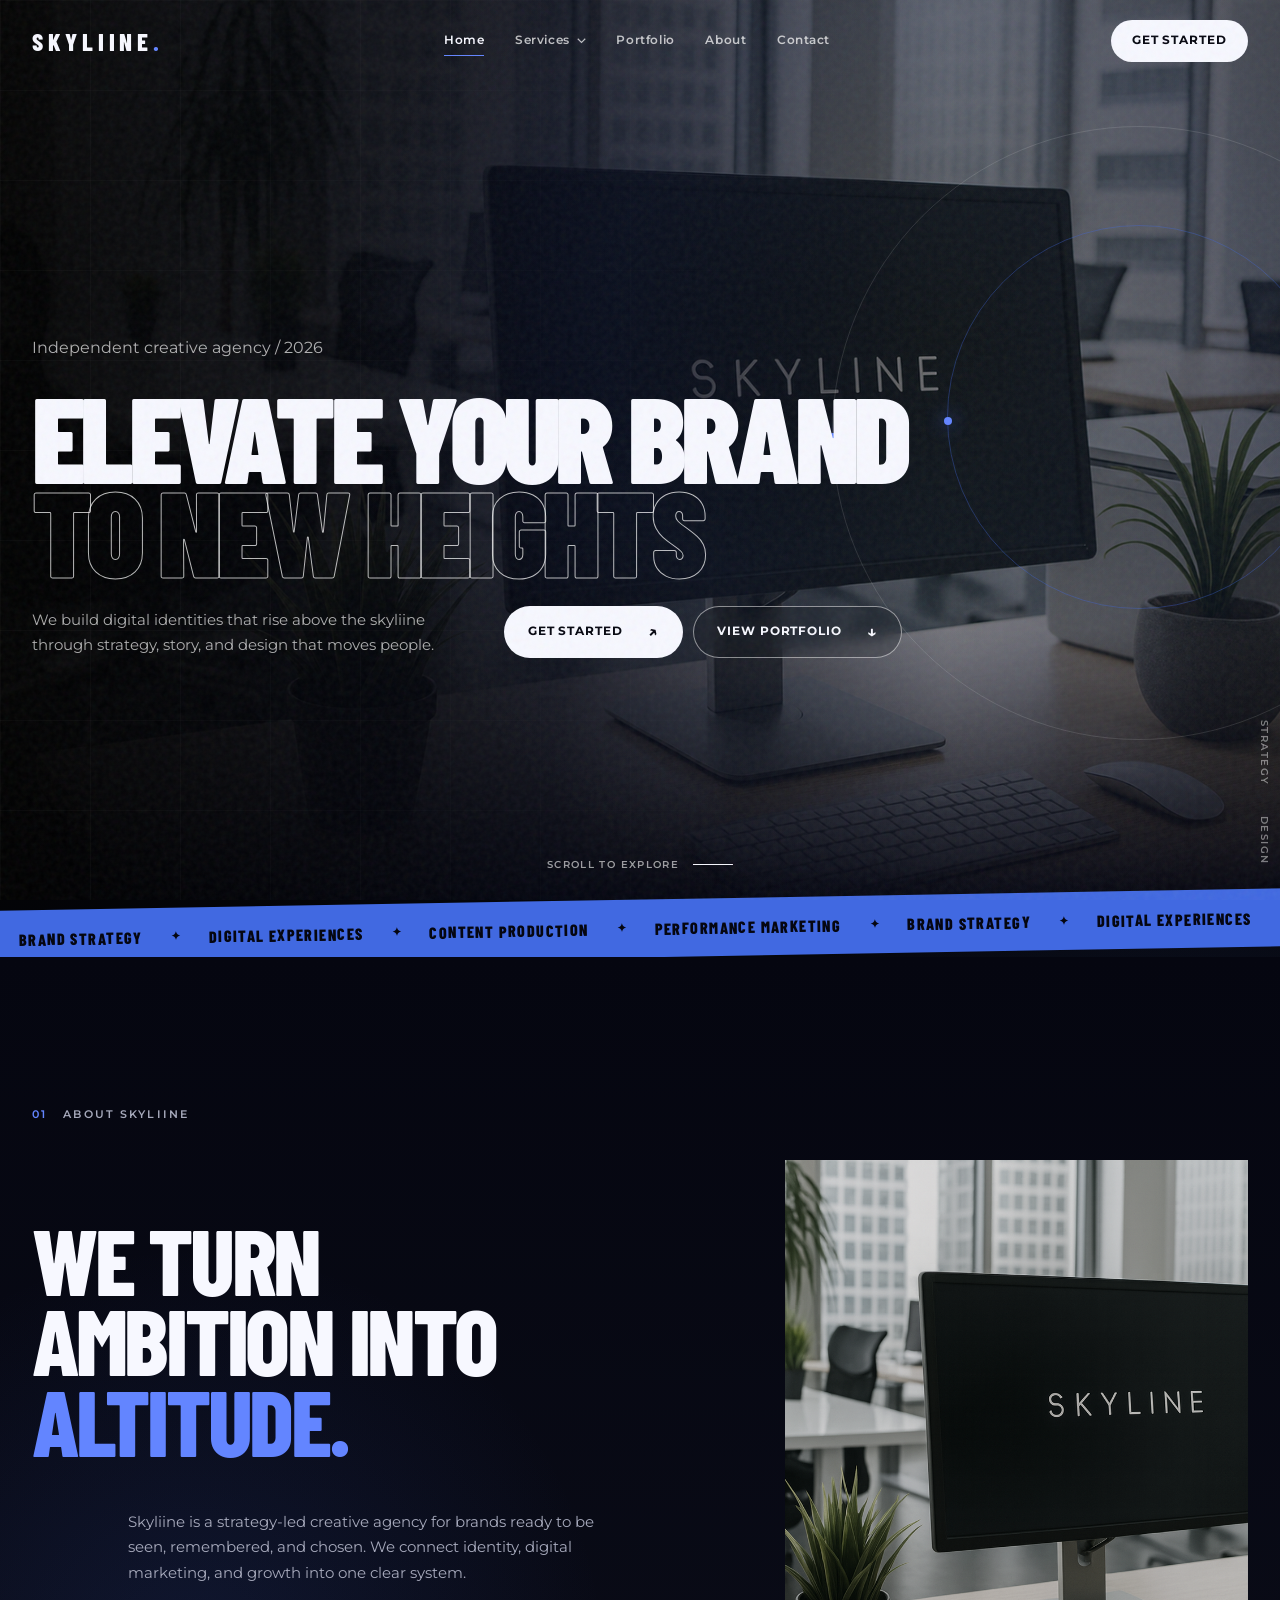
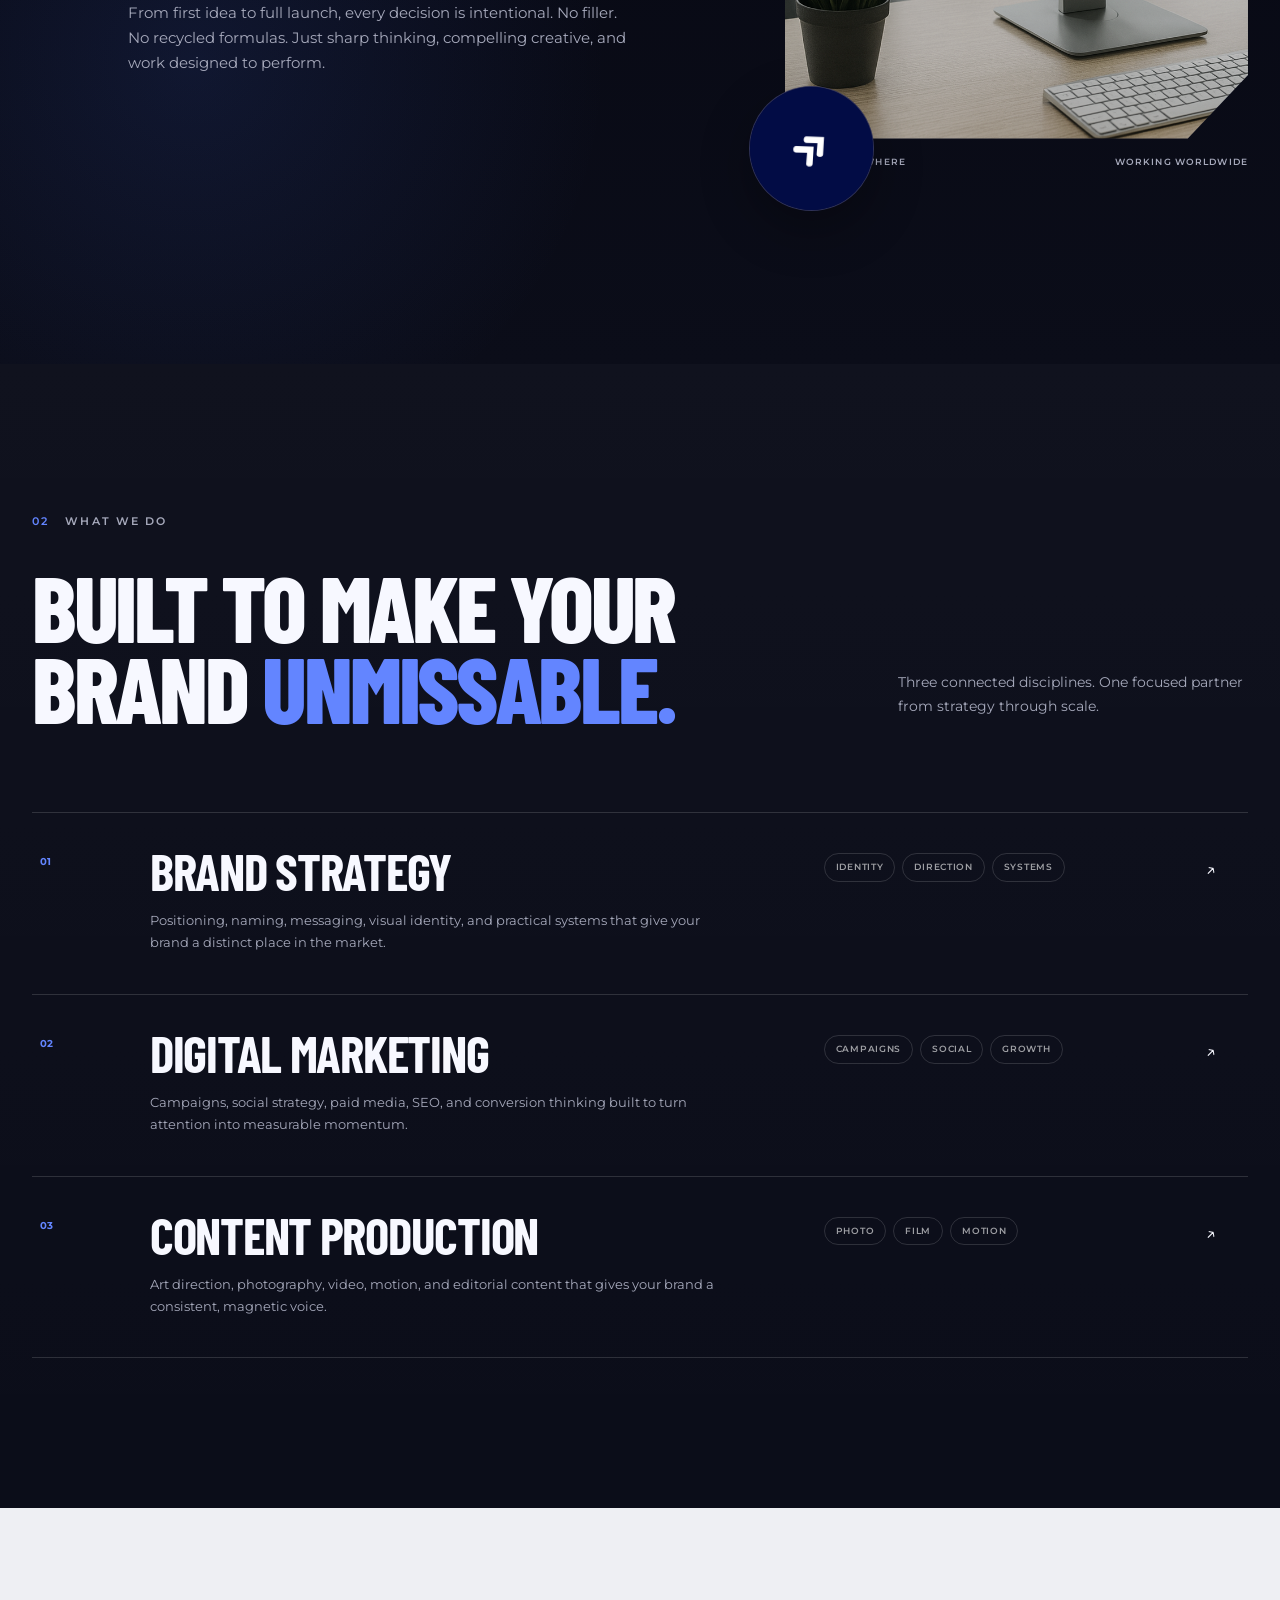
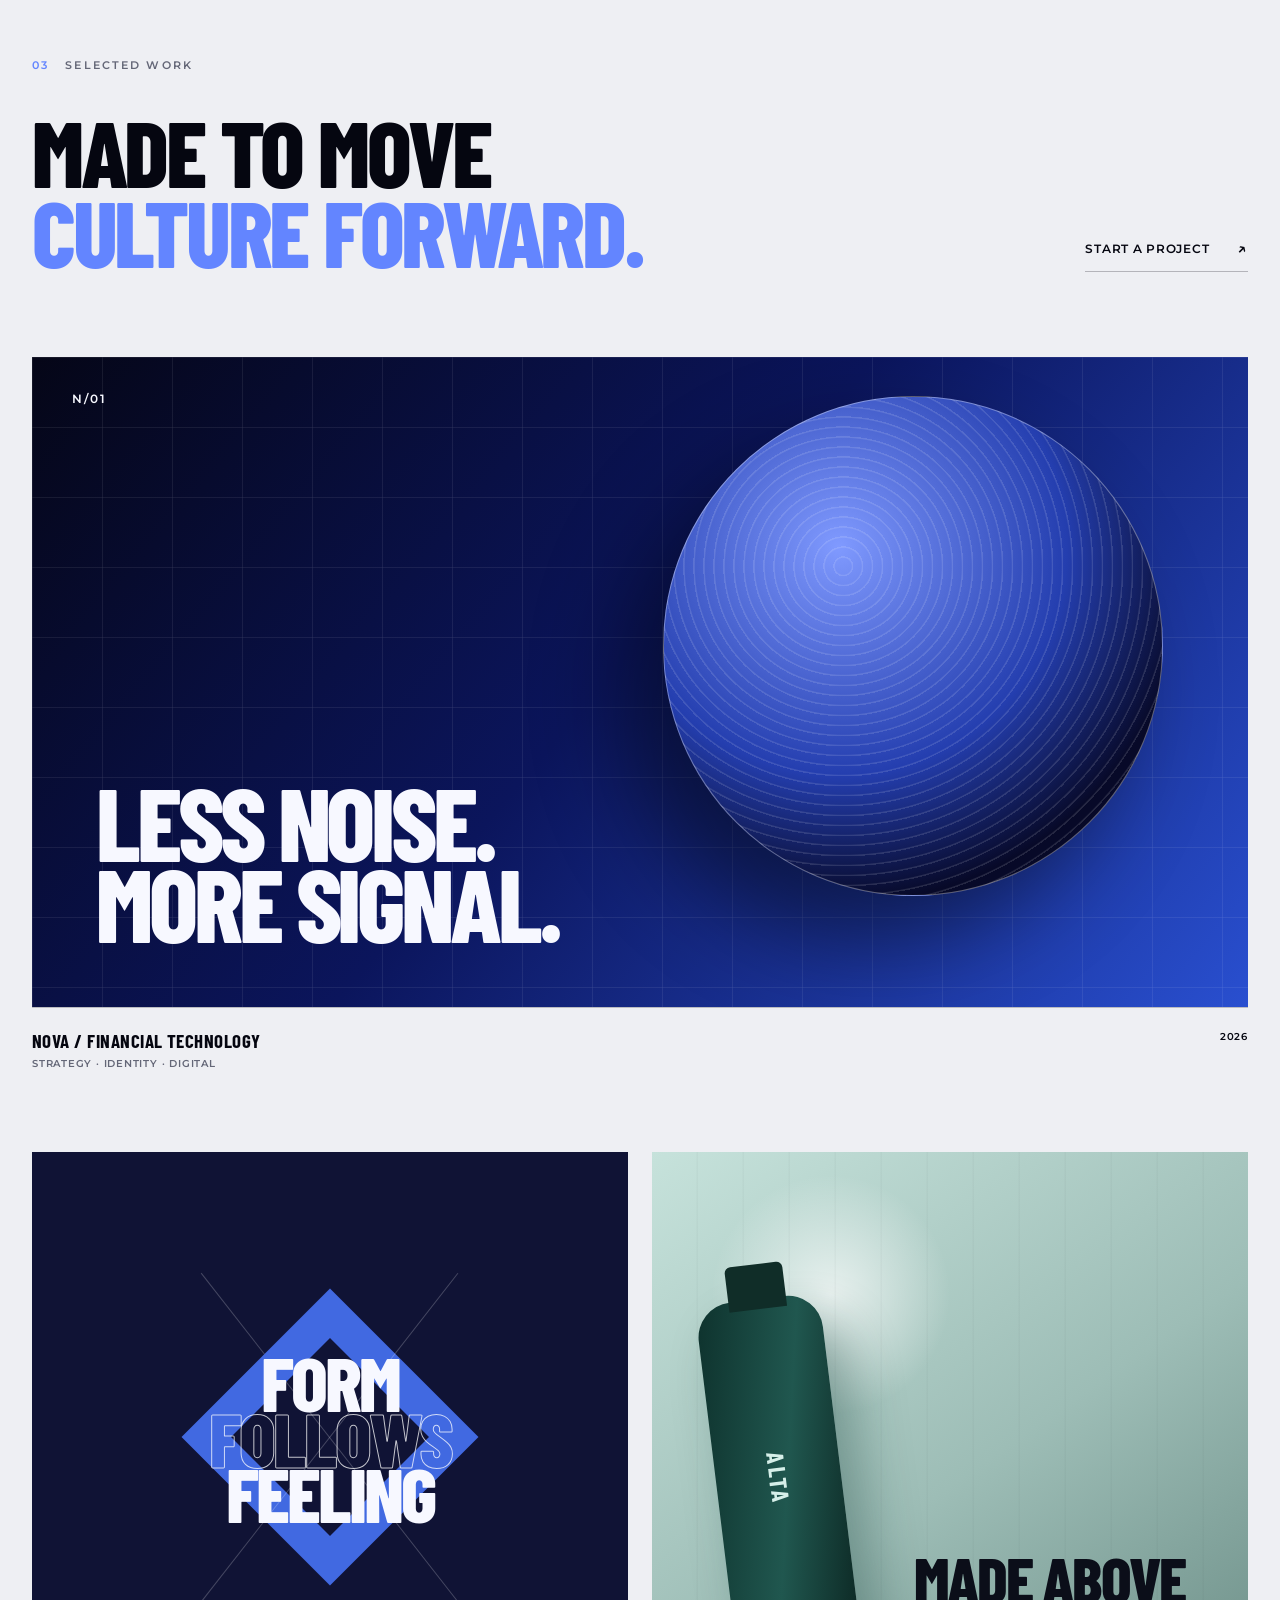
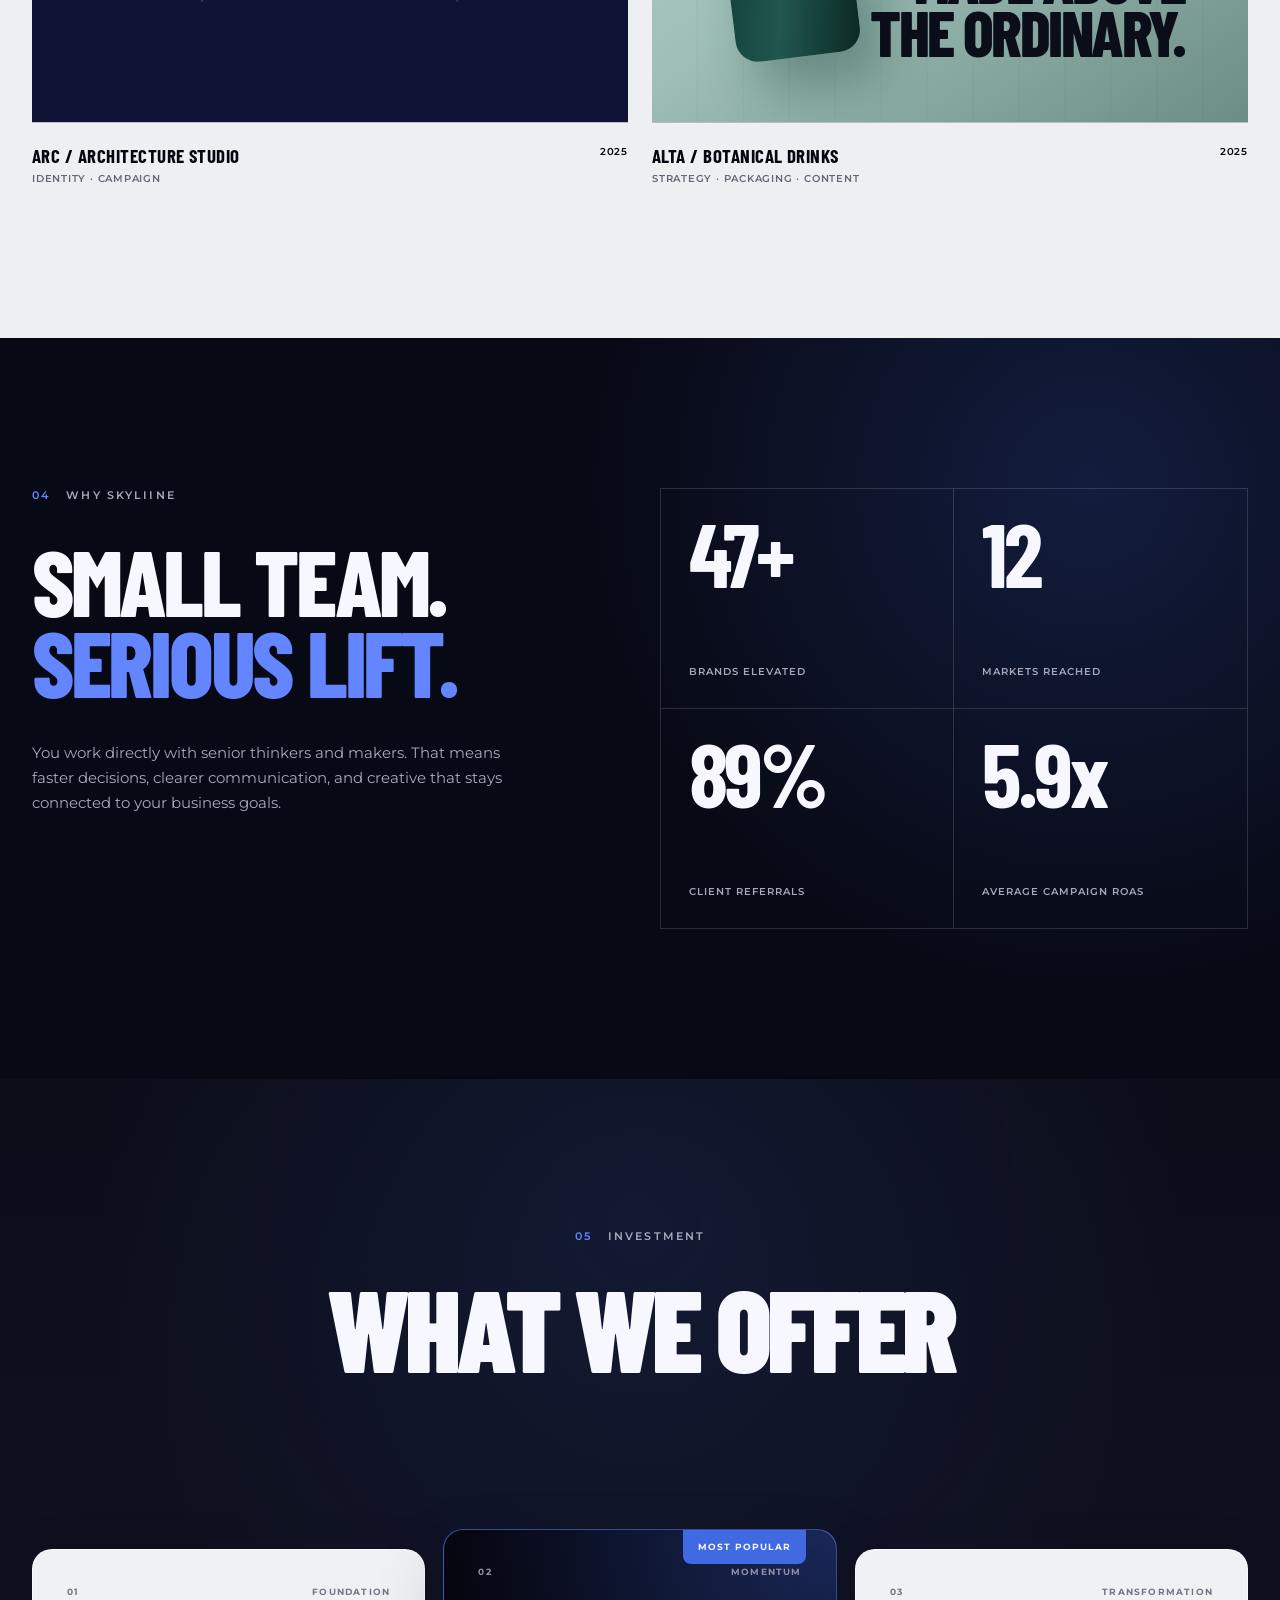
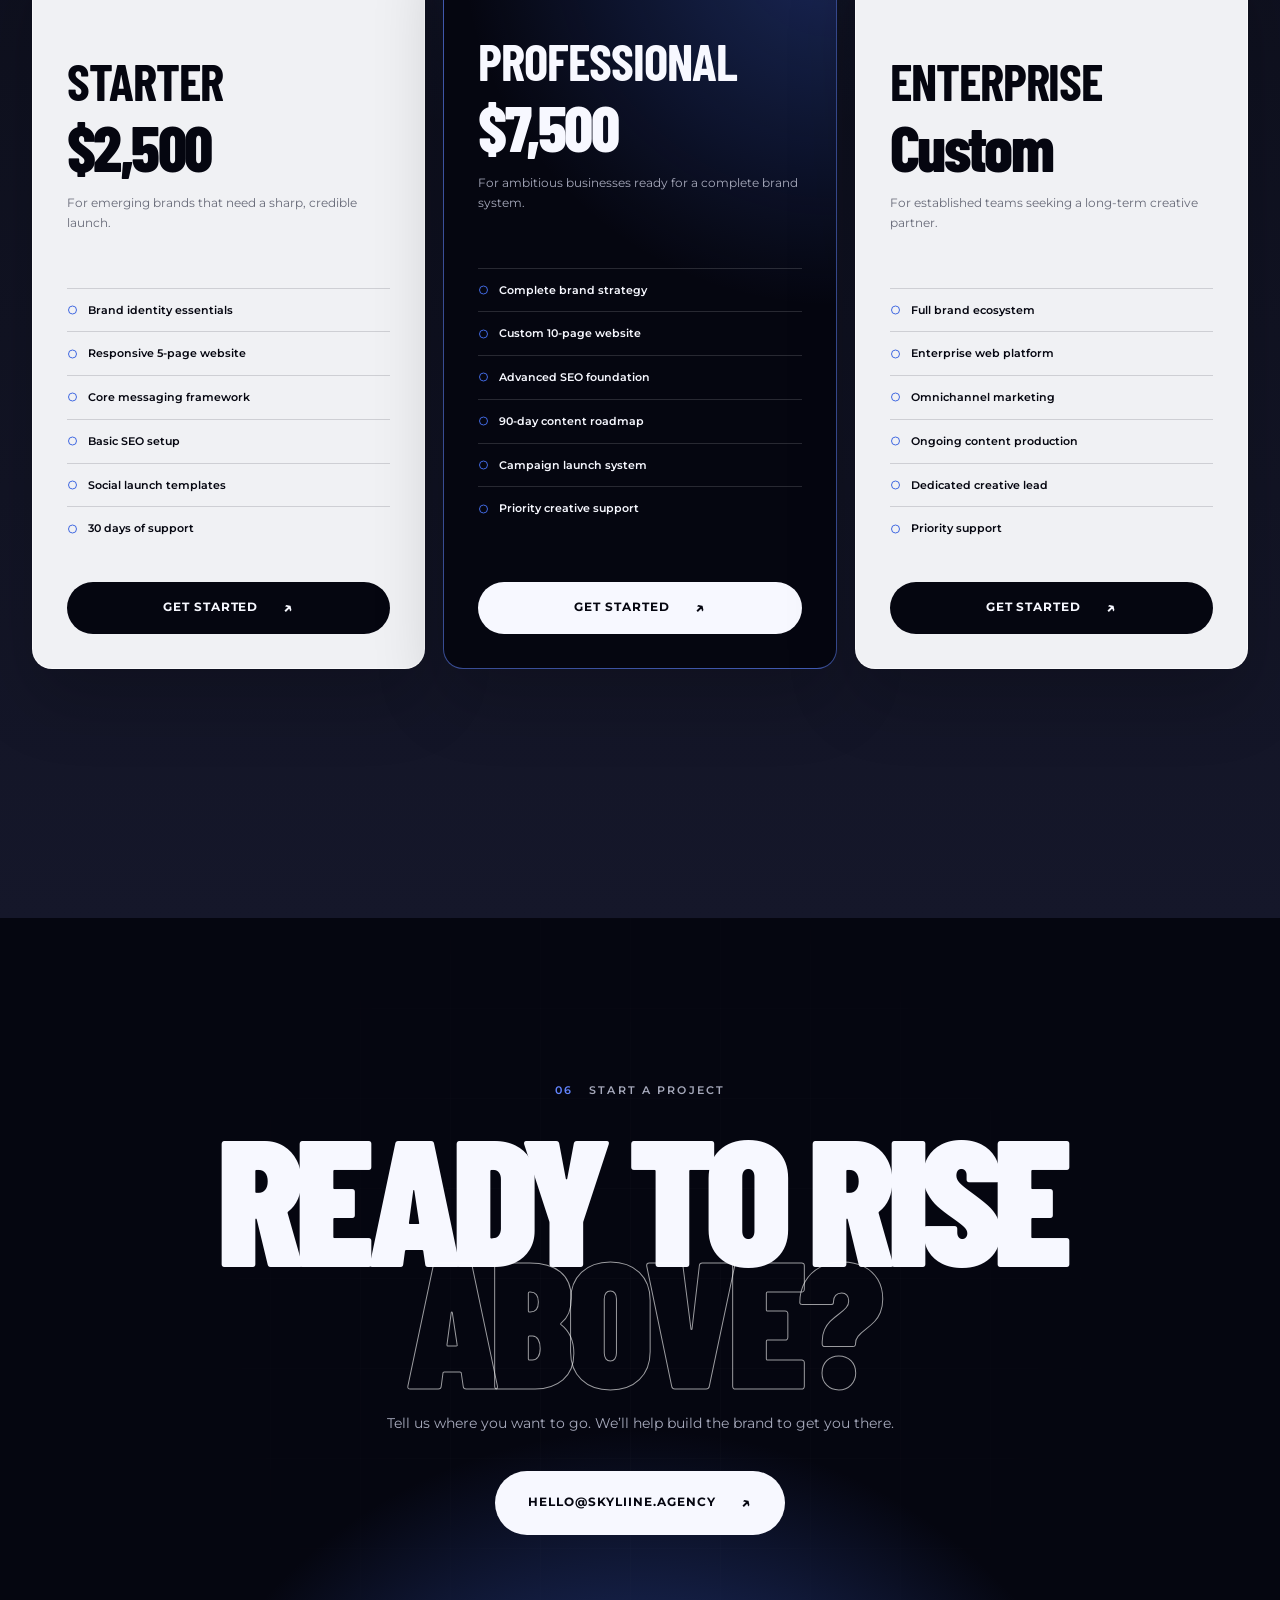
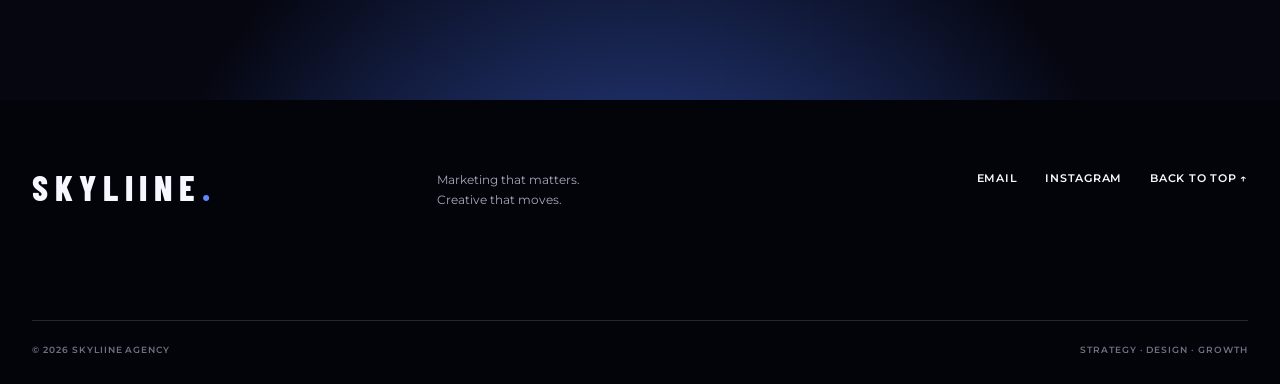
<file: SKYLIINE_WEBSITE_FINAL_DESIGN/index.html>
<!DOCTYPE html>
<html lang="en">
<head>
  <meta charset="UTF-8">
  <meta name="viewport" content="width=device-width, initial-scale=1.0">
  <meta name="description" content="Skyliine is a modern digital agency building distinctive brands, digital experiences, and growth systems.">
  <meta name="theme-color" content="#050610">
  <title>Skyliine | Marketing That Matters</title>
  <link rel="preconnect" href="https://fonts.googleapis.com">
  <link rel="preconnect" href="https://fonts.gstatic.com" crossorigin>
  <link href="https://fonts.googleapis.com/css2?family=Barlow+Condensed:wght@500;600;700;800;900&family=Montserrat:wght@400;500;600;700&display=swap" rel="stylesheet">
  <link rel="icon" href="assets/skyliine-mark.png" type="image/png">
  <link rel="stylesheet" href="style.css">
  <script src="script.js" defer></script>
</head>
<body class="home-page">
  <div class="cursor-glow" aria-hidden="true"></div>
  <a class="skip-link" href="#main-content">Skip to content</a>

  <header class="site-header" data-header>
    <nav class="navbar container" aria-label="Primary navigation">
      <a class="wordmark" href="index.html" aria-label="Skyliine home">
        SKYLIINE<span class="wordmark-dot">.</span>
      </a>

      <button class="menu-toggle" type="button" aria-expanded="false" aria-controls="primary-menu" aria-label="Open navigation" data-menu-toggle>
        <span></span><span></span>
      </button>

      <div class="nav-menu" id="primary-menu" data-nav-menu>
        <div class="nav-links">
          <a class="active" href="#home">Home</a>
          <div class="dropdown" data-dropdown>
            <button class="dropdown-toggle" type="button" aria-expanded="false">
              Services
              <svg viewBox="0 0 12 8" aria-hidden="true"><path d="m1 1 5 5 5-5"/></svg>
            </button>
            <div class="dropdown-menu">
              <a href="#services"><span>01</span>Brand Strategy</a>
              <a href="#services"><span>02</span>Digital Marketing</a>
              <a href="#services"><span>03</span>Content Production</a>
            </div>
          </div>
          <a href="#portfolio">Portfolio</a>
          <a href="#about">About</a>
          <a href="#contact">Contact</a>
        </div>
        <a class="button button-light nav-cta" href="#pricing">Get Started</a>
      </div>
    </nav>
  </header>

  <main id="main-content">
    <section class="hero" id="home" aria-labelledby="hero-title">
      <div class="hero-media" aria-hidden="true"></div>
      <div class="hero-grid" aria-hidden="true"></div>
      <div class="hero-orbit orbit-one" aria-hidden="true"></div>
      <div class="hero-orbit orbit-two" aria-hidden="true"></div>

      <div class="container hero-content">
        <div class="eyebrow hero-eyebrow reveal">
          <span class="eyebrow-line"></span>
          Independent creative agency / 2026
        </div>
        <h1 id="hero-title" class="display-title reveal">
          Elevate Your Brand<br>
          <span class="title-outline">To New Heights</span>
        </h1>
        <div class="hero-bottom reveal">
          <p>We build digital identities that rise above the skyliine through strategy, story, and design that moves people.</p>
          <div class="button-row">
            <a class="button button-light magnetic" href="#pricing">Get Started <span>↗</span></a>
            <a class="button button-outline magnetic" href="#portfolio">View Portfolio <span>↓</span></a>
          </div>
        </div>
      </div>

      <div class="hero-index" aria-hidden="true">
        <span>Strategy</span><span>Design</span><span>Growth</span>
      </div>
      <a class="scroll-cue" href="#about" aria-label="Scroll to about section">
        <span>Scroll to explore</span>
        <i></i>
      </a>
    </section>

    <section class="marquee" aria-label="Our capabilities">
      <div class="marquee-track">
        <span>Brand Strategy</span><b>✦</b><span>Digital Experiences</span><b>✦</b><span>Content Production</span><b>✦</b><span>Performance Marketing</span><b>✦</b>
        <span>Brand Strategy</span><b>✦</b><span>Digital Experiences</span><b>✦</b><span>Content Production</span><b>✦</b><span>Performance Marketing</span><b>✦</b>
      </div>
    </section>

    <section class="section about-section" id="about">
      <div class="container">
        <div class="section-kicker reveal"><span>01</span> About Skyliine</div>
        <div class="about-layout">
          <div class="about-copy">
            <h2 class="section-title reveal">We turn ambition into <em>altitude.</em></h2>
            <div class="body-copy reveal">
              <p>Skyliine is a strategy-led creative agency for brands ready to be seen, remembered, and chosen. We connect identity, digital marketing, and growth into one clear system.</p>
              <p>From first idea to full launch, every decision is intentional. No filler. No recycled formulas. Just sharp thinking, compelling creative, and work designed to perform.</p>
            </div>
            <a class="text-link reveal" href="#services">Explore our approach <span>↗</span></a>
          </div>

          <div class="about-visual reveal">
            <div class="image-panel image-panel-main">
              <img src="assets/hero-office.png" alt="Modern Skyliine creative studio workspace" loading="lazy">
            </div>
            <div class="floating-mark">
              <img src="assets/skyliine-mark.png" alt="" loading="lazy">
            </div>
            <div class="visual-caption">
              <span>Based everywhere</span>
              <span>Working worldwide</span>
            </div>
          </div>
        </div>
      </div>
    </section>

    <section class="section services-section" id="services">
      <div class="container">
        <div class="section-heading">
          <div>
            <div class="section-kicker reveal"><span>02</span> What we do</div>
            <h2 class="section-title reveal">Built to make your<br>brand <em>unmissable.</em></h2>
          </div>
          <p class="heading-note reveal">Three connected disciplines. One focused partner from strategy through scale.</p>
        </div>

        <div class="service-list">
          <article class="service-item reveal">
            <div class="service-number">01</div>
            <div>
              <h3>Brand Strategy</h3>
              <p>Positioning, naming, messaging, visual identity, and practical systems that give your brand a distinct place in the market.</p>
            </div>
            <div class="service-tags"><span>Identity</span><span>Direction</span><span>Systems</span></div>
            <span class="service-arrow">↗</span>
          </article>
          <article class="service-item reveal">
            <div class="service-number">02</div>
            <div>
              <h3>Digital Marketing</h3>
              <p>Campaigns, social strategy, paid media, SEO, and conversion thinking built to turn attention into measurable momentum.</p>
            </div>
            <div class="service-tags"><span>Campaigns</span><span>Social</span><span>Growth</span></div>
            <span class="service-arrow">↗</span>
          </article>
          <article class="service-item reveal">
            <div class="service-number">03</div>
            <div>
              <h3>Content Production</h3>
              <p>Art direction, photography, video, motion, and editorial content that gives your brand a consistent, magnetic voice.</p>
            </div>
            <div class="service-tags"><span>Photo</span><span>Film</span><span>Motion</span></div>
            <span class="service-arrow">↗</span>
          </article>
        </div>
      </div>
    </section>

    <section class="section portfolio-section" id="portfolio">
      <div class="container">
        <div class="section-heading portfolio-heading">
          <div>
            <div class="section-kicker reveal"><span>03</span> Selected work</div>
            <h2 class="section-title reveal">Made to move<br><em>culture forward.</em></h2>
          </div>
          <a class="text-link reveal" href="#contact">Start a project <span>↗</span></a>
        </div>

        <div class="work-grid">
          <article class="work-card work-card-wide reveal">
            <div class="work-art art-one">
              <span class="project-monogram">N/01</span>
              <div class="art-sphere"></div>
              <p>Less noise.<br>More signal.</p>
            </div>
            <div class="work-meta">
              <div><h3>NOVA / Financial Technology</h3><p>Strategy · Identity · Digital</p></div>
              <span>2026</span>
            </div>
          </article>

          <article class="work-card reveal">
            <div class="work-art art-two">
              <div class="art-type">FORM<br><span>FOLLOWS</span><br>FEELING</div>
              <i></i>
            </div>
            <div class="work-meta">
              <div><h3>ARC / Architecture Studio</h3><p>Identity · Campaign</p></div>
              <span>2025</span>
            </div>
          </article>

          <article class="work-card reveal">
            <div class="work-art art-three">
              <div class="bottle"><span>ALTA</span></div>
              <p>Made above<br>the ordinary.</p>
            </div>
            <div class="work-meta">
              <div><h3>ALTA / Botanical Drinks</h3><p>Strategy · Packaging · Content</p></div>
              <span>2025</span>
            </div>
          </article>
        </div>
      </div>
    </section>

    <section class="section proof-section">
      <div class="container">
        <div class="proof-layout">
          <div class="proof-copy">
            <div class="section-kicker reveal"><span>04</span> Why Skyliine</div>
            <h2 class="section-title reveal">Small team.<br><em>Serious lift.</em></h2>
            <p class="reveal">You work directly with senior thinkers and makers. That means faster decisions, clearer communication, and creative that stays connected to your business goals.</p>
          </div>
          <div class="stats-grid">
            <div class="stat reveal"><strong data-count="48" data-suffix="+">0</strong><span>brands elevated</span></div>
            <div class="stat reveal"><strong data-count="12" data-suffix="">0</strong><span>markets reached</span></div>
            <div class="stat reveal"><strong data-count="94" data-suffix="%">0</strong><span>client referrals</span></div>
            <div class="stat reveal"><strong data-count="6.2" data-suffix="x">0</strong><span>average campaign ROAS</span></div>
          </div>
        </div>
      </div>
    </section>

    <section class="section pricing-section" id="pricing">
      <div class="container">
        <div class="pricing-intro">
          <div class="section-kicker centered reveal"><span>05</span> Investment</div>
          <h2 class="offer-title reveal">WHAT WE OFFER</h2>
          <p class="reveal">Clear starting points. Tailored execution. Choose the level that matches your next move.</p>
        </div>

        <div class="pricing-grid">
          <article class="price-card reveal">
            <div class="price-topline"><span>01</span><span>Foundation</span></div>
            <h3>Starter</h3>
            <div class="price">$2,500</div>
            <p class="price-note">For emerging brands that need a sharp, credible launch.</p>
            <ul>
              <li>Brand identity essentials</li>
              <li>Responsive 5-page website</li>
              <li>Core messaging framework</li>
              <li>Basic SEO setup</li>
              <li>Social launch templates</li>
              <li>30 days of support</li>
            </ul>
            <a class="button button-dark" href="package1.html">Get Started <span>↗</span></a>
          </article>

          <article class="price-card featured reveal">
            <div class="popular-label">Most Popular</div>
            <div class="price-topline"><span>02</span><span>Momentum</span></div>
            <h3>Professional</h3>
            <div class="price">$7,500</div>
            <p class="price-note">For ambitious businesses ready for a complete brand system.</p>
            <ul>
              <li>Complete brand strategy</li>
              <li>Custom 10-page website</li>
              <li>Advanced SEO foundation</li>
              <li>90-day content roadmap</li>
              <li>Campaign launch system</li>
              <li>Priority creative support</li>
            </ul>
            <a class="button button-light" href="package2.html">Get Started <span>↗</span></a>
          </article>

          <article class="price-card reveal">
            <div class="price-topline"><span>03</span><span>Transformation</span></div>
            <h3>Enterprise</h3>
            <div class="price">Custom</div>
            <p class="price-note">For established teams seeking a long-term creative partner.</p>
            <ul>
              <li>Full brand ecosystem</li>
              <li>Enterprise web platform</li>
              <li>Omnichannel marketing</li>
              <li>Ongoing content production</li>
              <li>Dedicated creative lead</li>
              <li>Priority support</li>
            </ul>
            <a class="button button-dark" href="package3.html">Get Started <span>↗</span></a>
          </article>
        </div>

        <div class="custom-link reveal">
          <a href="#contact">Need something custom? Contact us <span>→</span></a>
        </div>
      </div>
    </section>

    <section class="cta-section" id="contact">
      <div class="cta-grid" aria-hidden="true"></div>
      <div class="container cta-content">
        <div class="section-kicker centered reveal"><span>06</span> Start a project</div>
        <h2 class="reveal">READY TO RISE<br><span>ABOVE?</span></h2>
        <p class="reveal">Tell us where you want to go. We’ll help build the brand to get you there.</p>
        <a class="button button-light button-large magnetic reveal" href="mailto:skyliineagency@gmail.com">hello@skyliine.agency <span>↗</span></a>
      </div>
    </section>
  </main>

  <footer class="site-footer">
    <div class="container footer-top">
      <a class="wordmark footer-wordmark" href="#home">SKYLIINE<span class="wordmark-dot">.</span></a>
      <p>Marketing that matters.<br>Creative that moves.</p>
      <div class="footer-links">
        <a href="mailto:skyliineagency@gmail.com">Email</a>
        <a href="https://instagram/skyliine.agency.com/" target="_blank" rel="noopener noreferrer">Instagram</a>
        <a href="#home">Back to top ↑</a>
      </div>
    </div>
    <div class="container footer-bottom">
      <span>© <span data-year></span> Skyliine Agency</span>
      <span>Strategy · Design · Growth</span>
    </div>
  </footer>
</body>
</html>
</file>
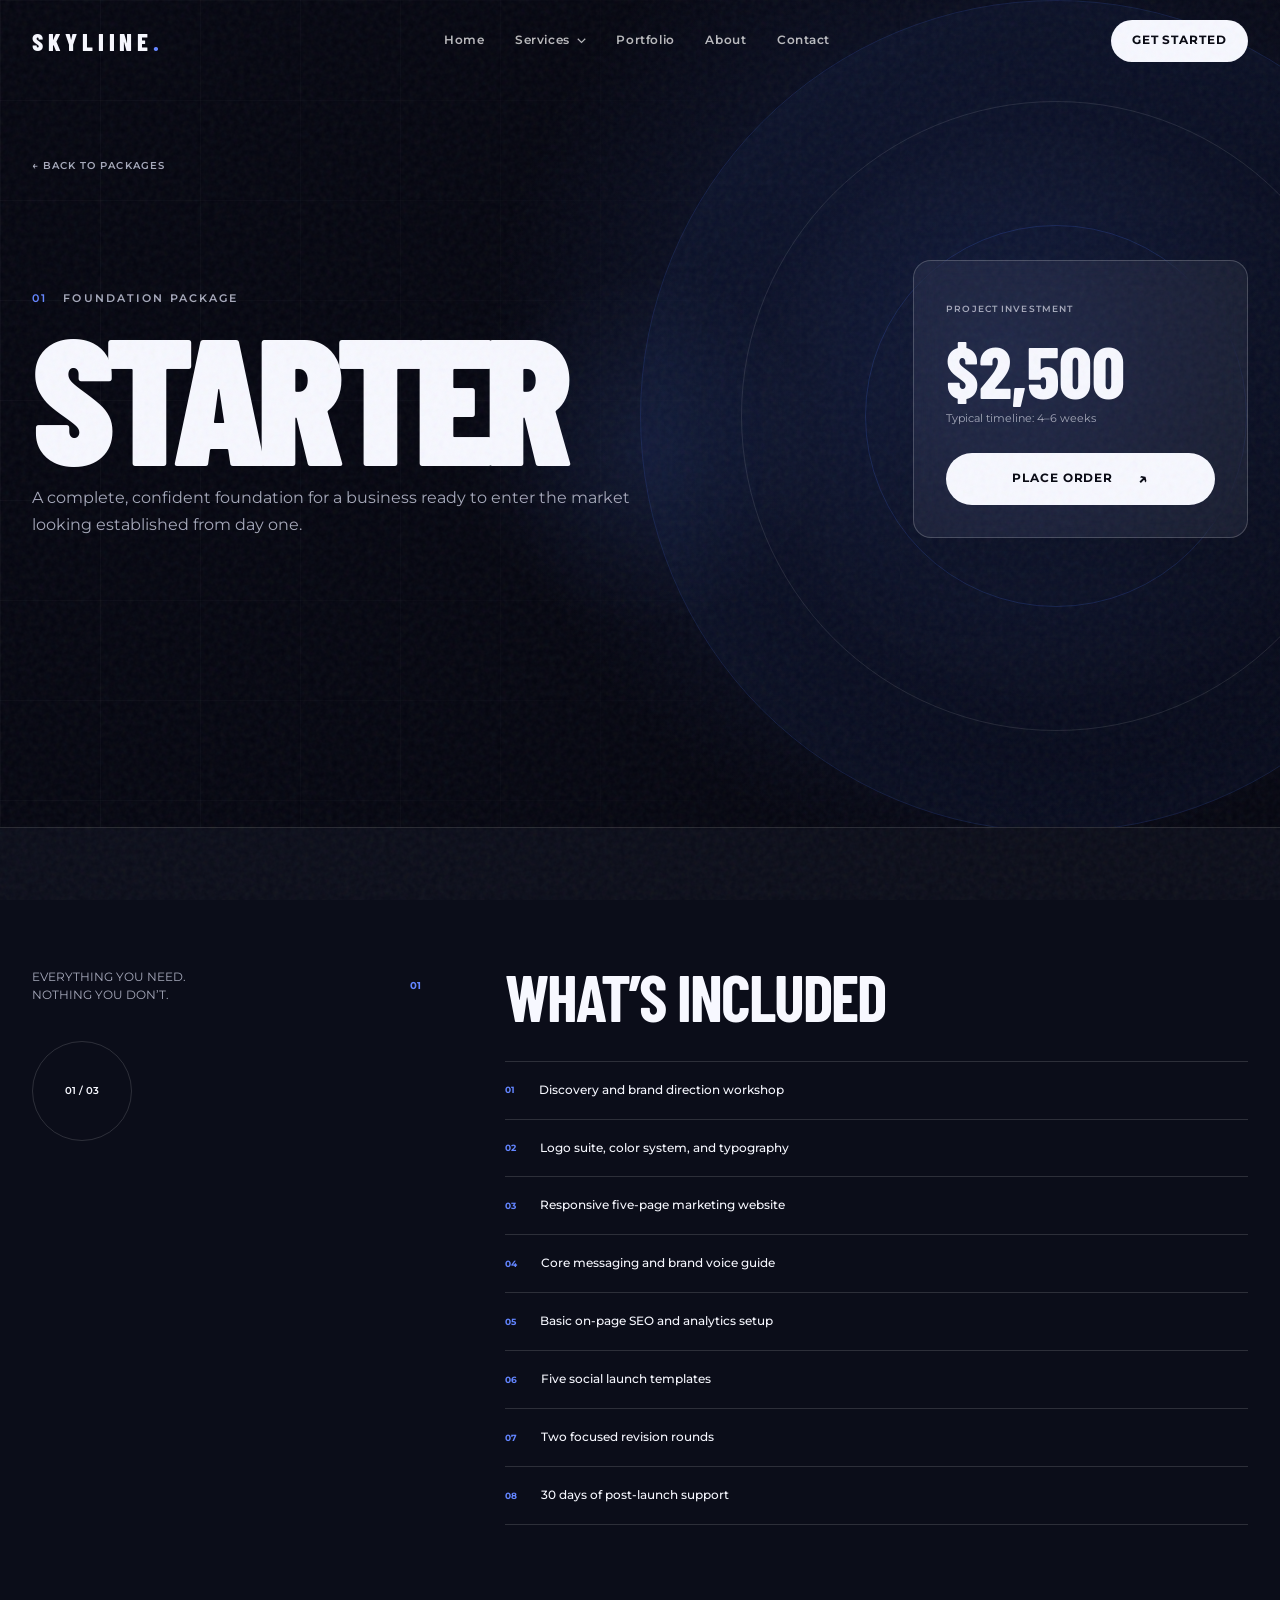
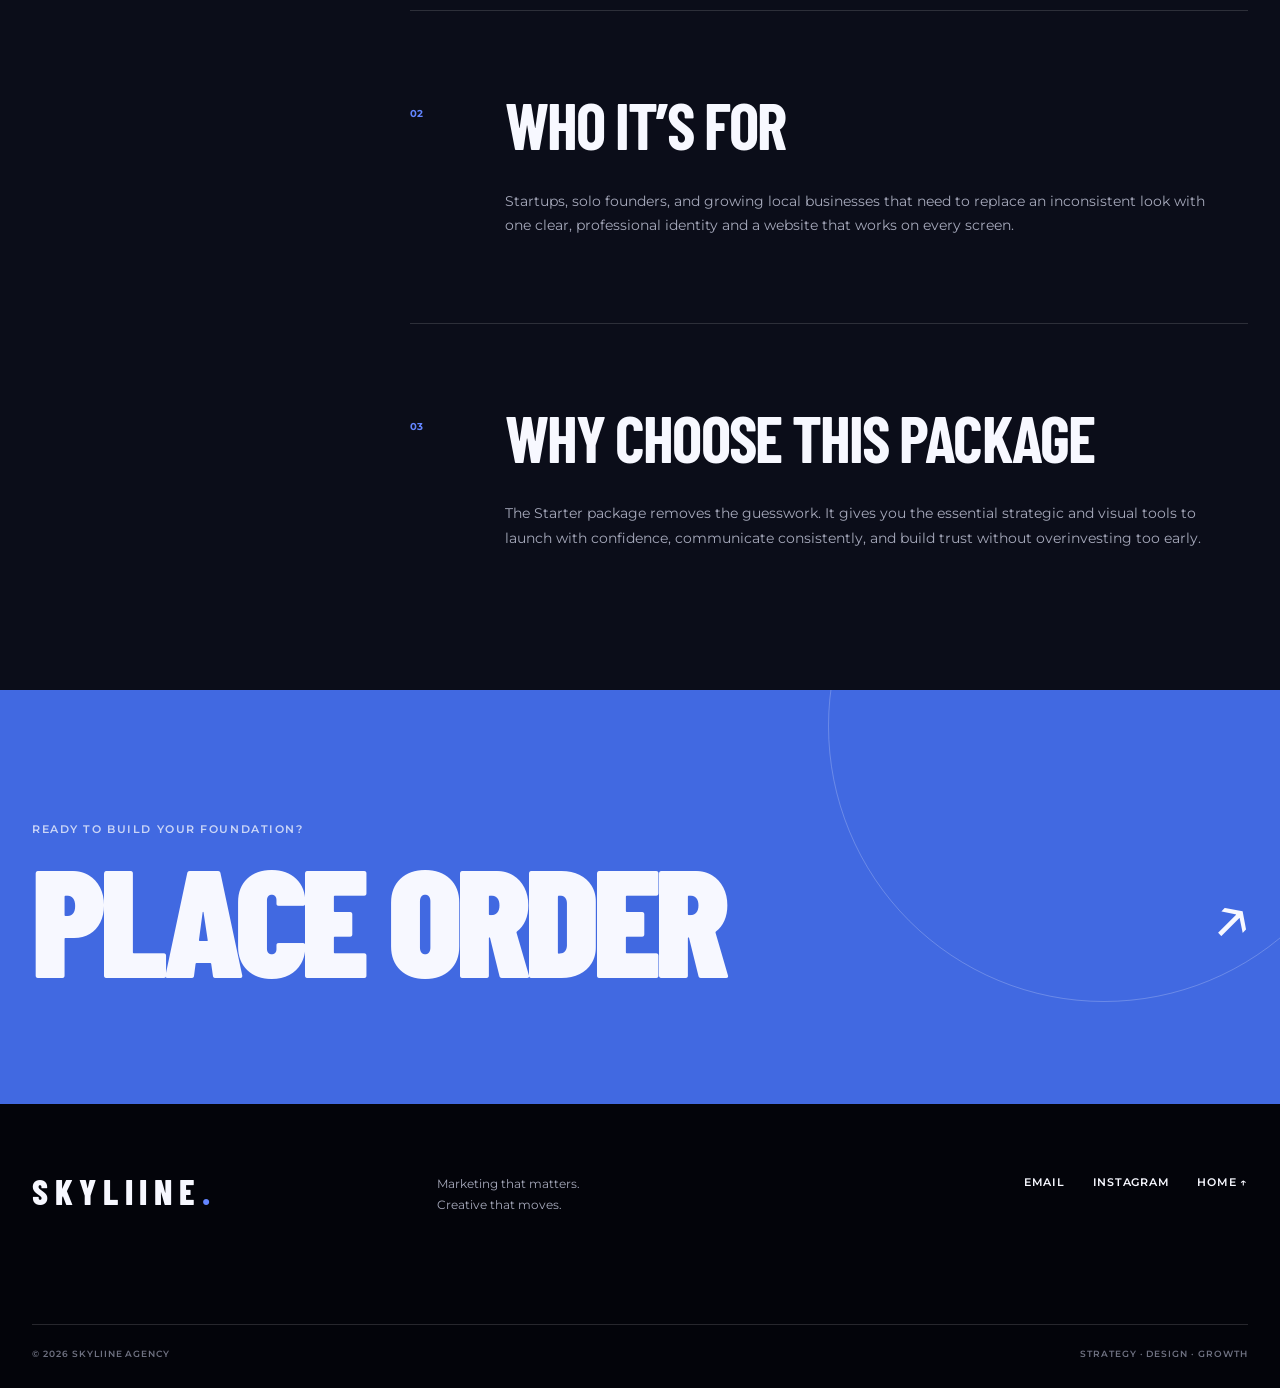
<file: SKYLIINE_WEBSITE_FINAL_DESIGN/package1.html>
<!DOCTYPE html>
<html lang="en">
<head>
  <meta charset="UTF-8">
  <meta name="viewport" content="width=device-width, initial-scale=1.0">
  <meta name="description" content="Skyliine Starter package: a focused brand and digital foundation for emerging businesses.">
  <meta name="theme-color" content="#050610">
  <title>Starter Package | Skyliine</title>
  <link rel="preconnect" href="https://fonts.googleapis.com">
  <link rel="preconnect" href="https://fonts.gstatic.com" crossorigin>
  <link href="https://fonts.googleapis.com/css2?family=Barlow+Condensed:wght@500;600;700;800;900&family=Montserrat:wght@400;500;600;700&display=swap" rel="stylesheet">
  <link rel="icon" href="assets/skyliine-mark.png" type="image/png">
  <link rel="stylesheet" href="style.css">
  <script src="script.js" defer></script>
</head>
<body class="package-page">
  <div class="cursor-glow" aria-hidden="true"></div>
  <a class="skip-link" href="#main-content">Skip to content</a>
  <header class="site-header" data-header>
    <nav class="navbar container" aria-label="Primary navigation">
      <a class="wordmark" href="index.html">SKYLIINE<span class="wordmark-dot">.</span></a>
      <button class="menu-toggle" type="button" aria-expanded="false" aria-controls="primary-menu" aria-label="Open navigation" data-menu-toggle><span></span><span></span></button>
      <div class="nav-menu" id="primary-menu" data-nav-menu>
        <div class="nav-links">
          <a href="index.html#home">Home</a>
          <div class="dropdown" data-dropdown>
            <button class="dropdown-toggle" type="button" aria-expanded="false">Services <svg viewBox="0 0 12 8" aria-hidden="true"><path d="m1 1 5 5 5-5"/></svg></button>
            <div class="dropdown-menu">
              <a href="index.html#services"><span>01</span>Brand Strategy</a>
              <a href="index.html#services"><span>02</span>Digital Marketing</a>
              <a href="index.html#services"><span>03</span>Content Production</a>
            </div>
          </div>
          <a href="index.html#portfolio">Portfolio</a><a href="index.html#about">About</a><a href="index.html#contact">Contact</a>
        </div>
        <a class="button button-light nav-cta" href="index.html#pricing">Get Started</a>
      </div>
    </nav>
  </header>

  <main id="main-content">
    <section class="package-hero">
      <div class="package-glow" aria-hidden="true"></div>
      <div class="container">
        <a class="back-link reveal" href="index.html#pricing">← Back to packages</a>
        <div class="package-hero-grid">
          <div>
            <div class="section-kicker reveal"><span>01</span> Foundation package</div>
            <h1 class="reveal">STARTER</h1>
            <p class="package-lead reveal">A complete, confident foundation for a business ready to enter the market looking established from day one.</p>
          </div>
          <div class="package-price-card reveal">
            <span>Project investment</span>
            <strong>$2,500</strong>
            <p>Typical timeline: 4–6 weeks</p>
            <a class="button button-light" href="mailto:hello@skyliine.agency?subject=Starter%20Package%20Order">Place Order <span>↗</span></a>
          </div>
        </div>
      </div>
    </section>

    <section class="package-content">
      <div class="container package-content-grid">
        <aside class="package-aside reveal">
          <span>Everything you need.<br>Nothing you don’t.</span>
          <div class="package-marker">01 / 03</div>
        </aside>
        <div class="package-details">
          <article class="detail-block reveal">
            <div class="detail-number">01</div>
            <div>
              <h2>What’s Included</h2>
              <ul class="included-list">
                <li><span>01</span>Discovery and brand direction workshop</li>
                <li><span>02</span>Logo suite, color system, and typography</li>
                <li><span>03</span>Responsive five-page marketing website</li>
                <li><span>04</span>Core messaging and brand voice guide</li>
                <li><span>05</span>Basic on-page SEO and analytics setup</li>
                <li><span>06</span>Five social launch templates</li>
                <li><span>07</span>Two focused revision rounds</li>
                <li><span>08</span>30 days of post-launch support</li>
              </ul>
            </div>
          </article>
          <article class="detail-block reveal">
            <div class="detail-number">02</div>
            <div><h2>Who It’s For</h2><p>Startups, solo founders, and growing local businesses that need to replace an inconsistent look with one clear, professional identity and a website that works on every screen.</p></div>
          </article>
          <article class="detail-block reveal">
            <div class="detail-number">03</div>
            <div><h2>Why Choose This Package</h2><p>The Starter package removes the guesswork. It gives you the essential strategic and visual tools to launch with confidence, communicate consistently, and build trust without overinvesting too early.</p></div>
          </article>
        </div>
      </div>
    </section>

    <section class="package-cta">
      <div class="container">
        <p class="reveal">Ready to build your foundation?</p>
        <a class="order-link reveal" href="mailto:hello@skyliine.agency?subject=Starter%20Package%20Order">PLACE ORDER <span>↗</span></a>
      </div>
    </section>
  </main>

  <footer class="site-footer">
    <div class="container footer-top"><a class="wordmark footer-wordmark" href="index.html">SKYLIINE<span class="wordmark-dot">.</span></a><p>Marketing that matters.<br>Creative that moves.</p><div class="footer-links"><a href="mailto:hello@skyliine.agency">Email</a><a href="https://instagram.com/" target="_blank" rel="noopener noreferrer">Instagram</a><a href="index.html">Home ↑</a></div></div>
    <div class="container footer-bottom"><span>© <span data-year></span> Skyliine Agency</span><span>Strategy · Design · Growth</span></div>
  </footer>
</body>
</html>
</file>
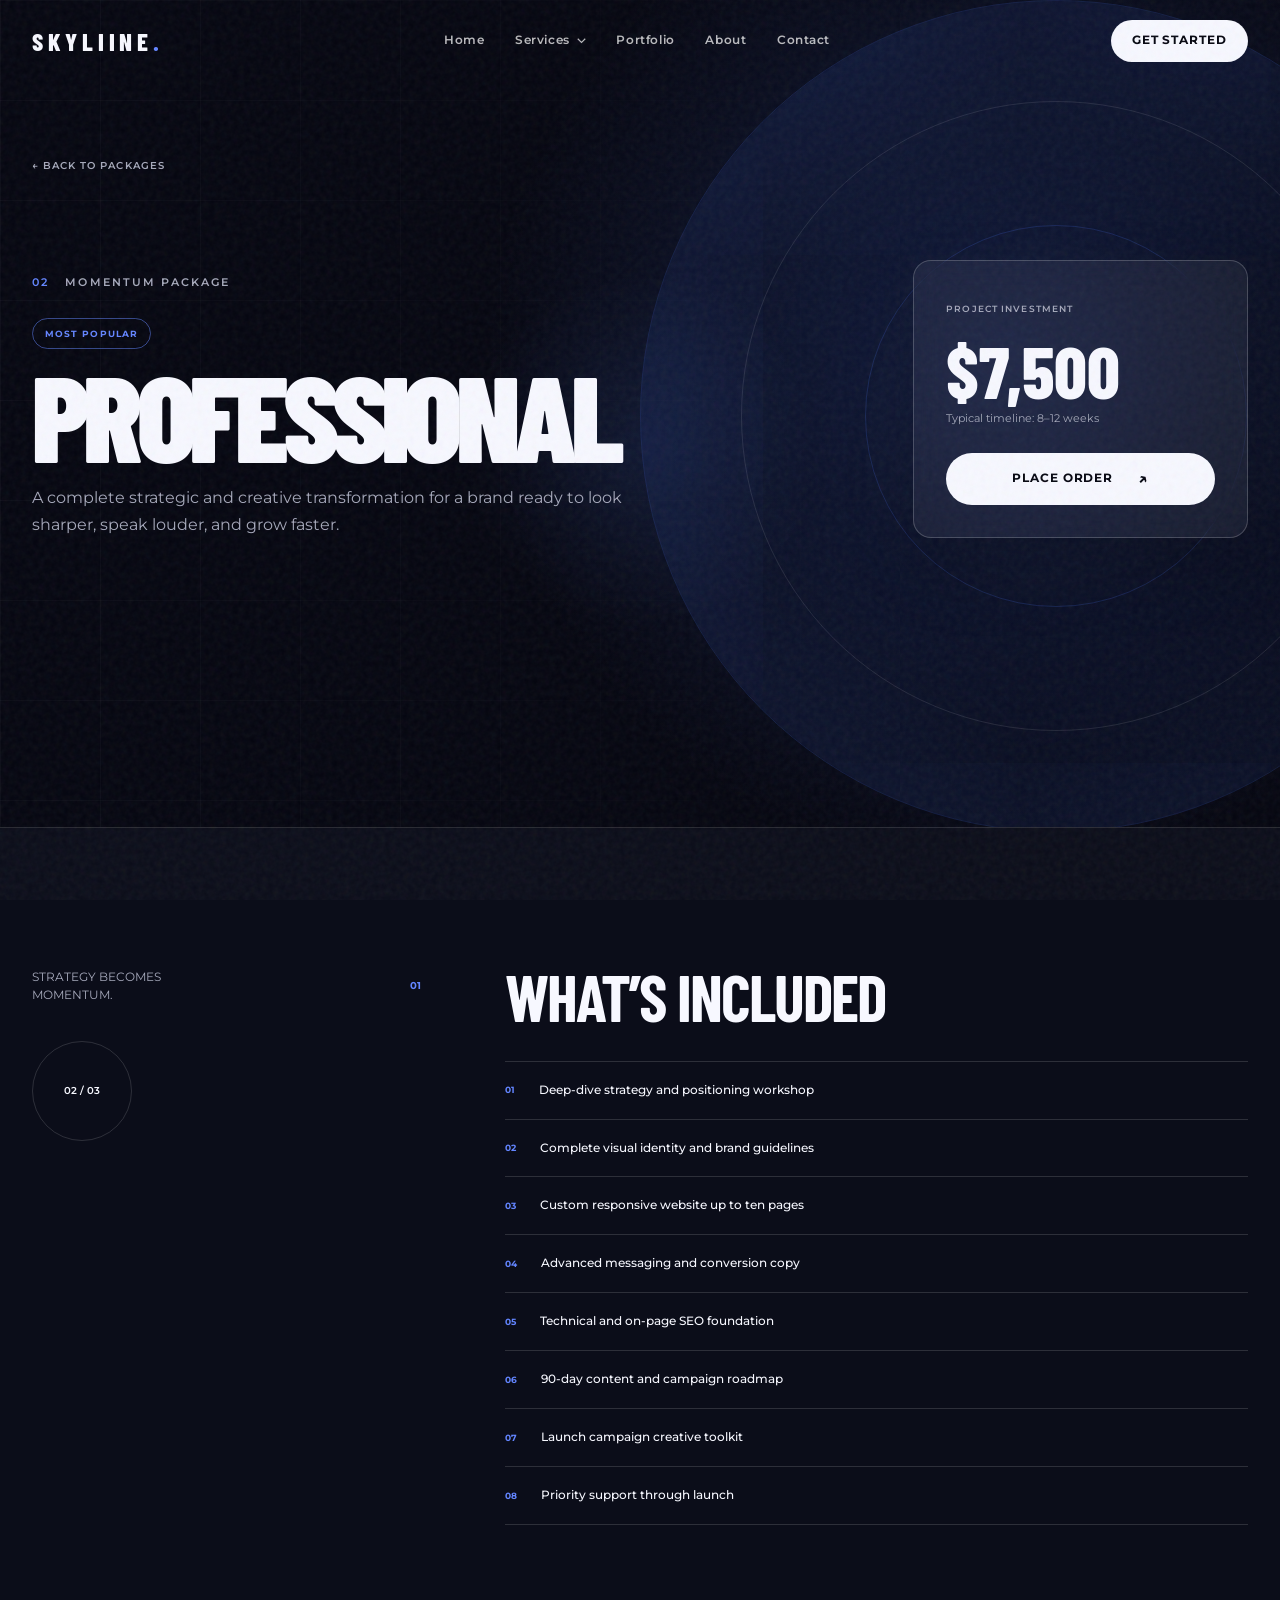
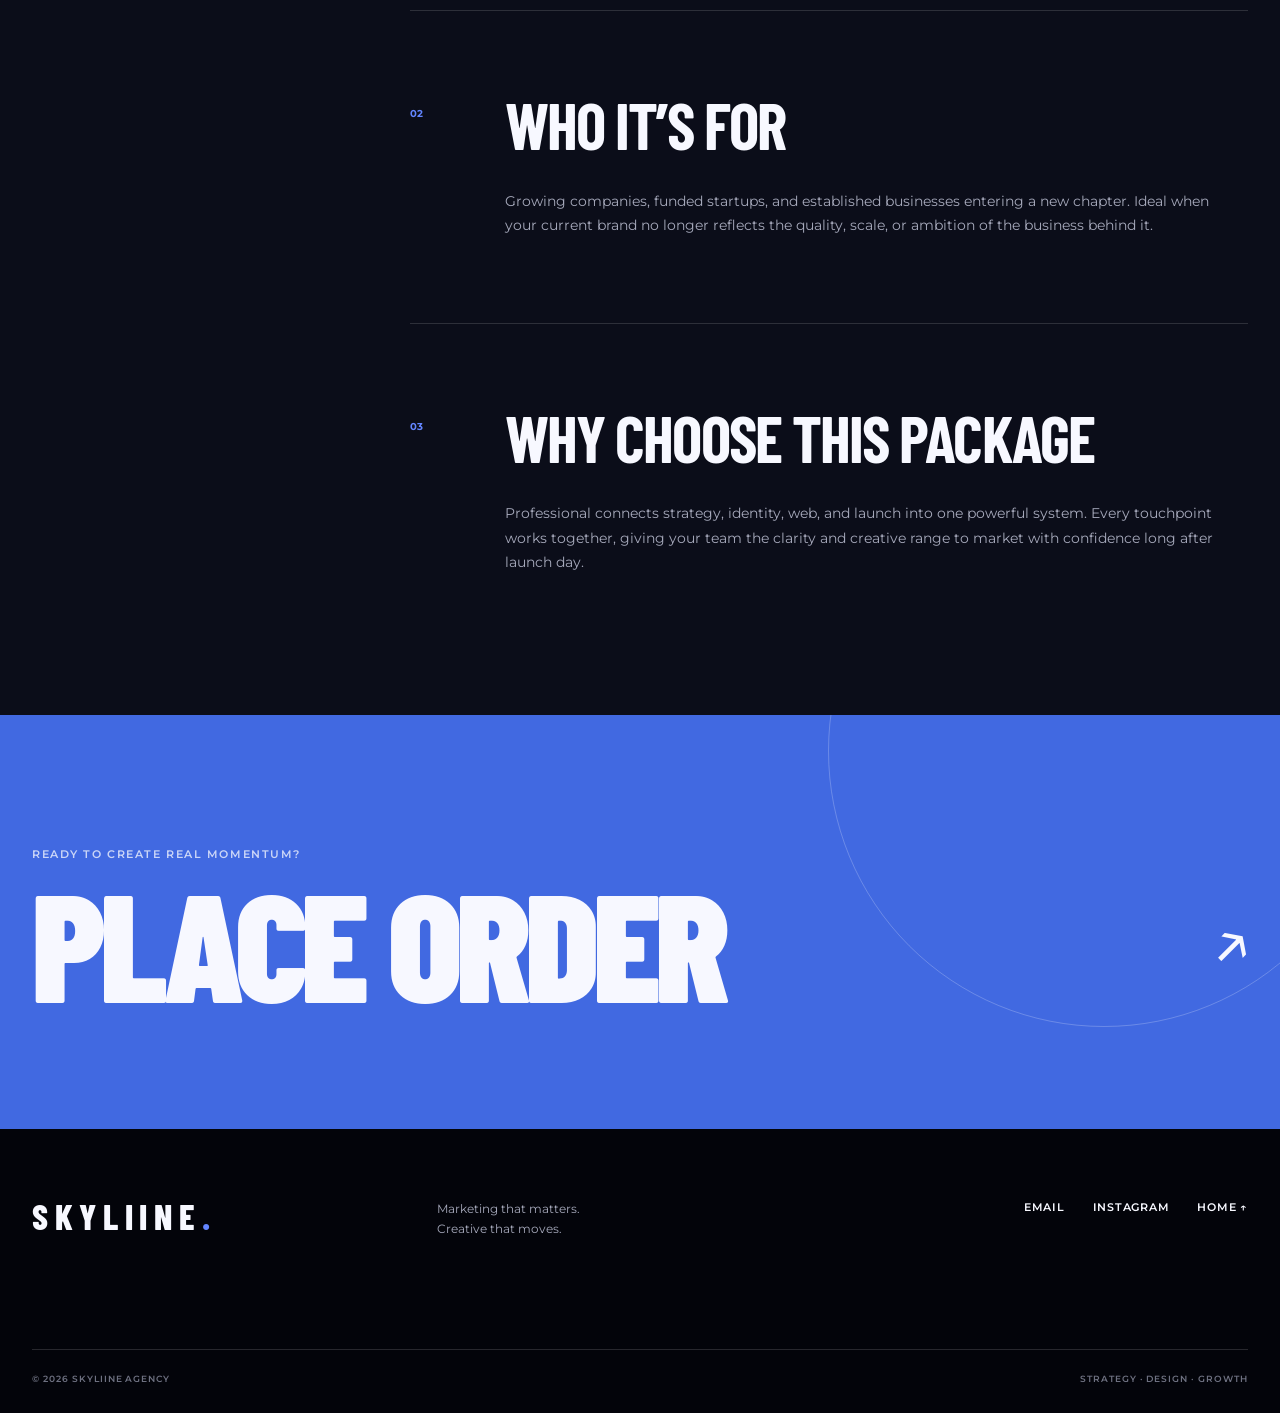
<file: SKYLIINE_WEBSITE_FINAL_DESIGN/package2.html>
<!DOCTYPE html>
<html lang="en">
<head>
  <meta charset="UTF-8">
  <meta name="viewport" content="width=device-width, initial-scale=1.0">
  <meta name="description" content="Skyliine Professional package: complete brand strategy, website, and launch campaign for ambitious businesses.">
  <meta name="theme-color" content="#050610">
  <title>Professional Package | Skyliine</title>
  <link rel="preconnect" href="https://fonts.googleapis.com">
  <link rel="preconnect" href="https://fonts.gstatic.com" crossorigin>
  <link href="https://fonts.googleapis.com/css2?family=Barlow+Condensed:wght@500;600;700;800;900&family=Montserrat:wght@400;500;600;700&display=swap" rel="stylesheet">
  <link rel="icon" href="assets/skyliine-mark.png" type="image/png">
  <link rel="stylesheet" href="style.css">
  <script src="script.js" defer></script>
</head>
<body class="package-page">
  <div class="cursor-glow" aria-hidden="true"></div>
  <a class="skip-link" href="#main-content">Skip to content</a>
  <header class="site-header" data-header>
    <nav class="navbar container" aria-label="Primary navigation">
      <a class="wordmark" href="index.html">SKYLIINE<span class="wordmark-dot">.</span></a>
      <button class="menu-toggle" type="button" aria-expanded="false" aria-controls="primary-menu" aria-label="Open navigation" data-menu-toggle><span></span><span></span></button>
      <div class="nav-menu" id="primary-menu" data-nav-menu>
        <div class="nav-links">
          <a href="index.html#home">Home</a>
          <div class="dropdown" data-dropdown><button class="dropdown-toggle" type="button" aria-expanded="false">Services <svg viewBox="0 0 12 8" aria-hidden="true"><path d="m1 1 5 5 5-5"/></svg></button><div class="dropdown-menu"><a href="index.html#services"><span>01</span>Brand Strategy</a><a href="index.html#services"><span>02</span>Digital Marketing</a><a href="index.html#services"><span>03</span>Content Production</a></div></div>
          <a href="index.html#portfolio">Portfolio</a><a href="index.html#about">About</a><a href="index.html#contact">Contact</a>
        </div>
        <a class="button button-light nav-cta" href="index.html#pricing">Get Started</a>
      </div>
    </nav>
  </header>

  <main id="main-content">
    <section class="package-hero professional-hero">
      <div class="package-glow" aria-hidden="true"></div>
      <div class="container">
        <a class="back-link reveal" href="index.html#pricing">← Back to packages</a>
        <div class="package-hero-grid">
          <div>
            <div class="section-kicker reveal"><span>02</span> Momentum package</div>
            <div class="package-badge reveal">Most Popular</div>
            <h1 class="reveal">PROFESSIONAL</h1>
            <p class="package-lead reveal">A complete strategic and creative transformation for a brand ready to look sharper, speak louder, and grow faster.</p>
          </div>
          <div class="package-price-card reveal">
            <span>Project investment</span>
            <strong>$7,500</strong>
            <p>Typical timeline: 8–12 weeks</p>
            <a class="button button-light" href="mailto:hello@skyliine.agency?subject=Professional%20Package%20Order">Place Order <span>↗</span></a>
          </div>
        </div>
      </div>
    </section>

    <section class="package-content">
      <div class="container package-content-grid">
        <aside class="package-aside reveal"><span>Strategy becomes<br>momentum.</span><div class="package-marker">02 / 03</div></aside>
        <div class="package-details">
          <article class="detail-block reveal">
            <div class="detail-number">01</div>
            <div>
              <h2>What’s Included</h2>
              <ul class="included-list">
                <li><span>01</span>Deep-dive strategy and positioning workshop</li>
                <li><span>02</span>Complete visual identity and brand guidelines</li>
                <li><span>03</span>Custom responsive website up to ten pages</li>
                <li><span>04</span>Advanced messaging and conversion copy</li>
                <li><span>05</span>Technical and on-page SEO foundation</li>
                <li><span>06</span>90-day content and campaign roadmap</li>
                <li><span>07</span>Launch campaign creative toolkit</li>
                <li><span>08</span>Priority support through launch</li>
              </ul>
            </div>
          </article>
          <article class="detail-block reveal"><div class="detail-number">02</div><div><h2>Who It’s For</h2><p>Growing companies, funded startups, and established businesses entering a new chapter. Ideal when your current brand no longer reflects the quality, scale, or ambition of the business behind it.</p></div></article>
          <article class="detail-block reveal"><div class="detail-number">03</div><div><h2>Why Choose This Package</h2><p>Professional connects strategy, identity, web, and launch into one powerful system. Every touchpoint works together, giving your team the clarity and creative range to market with confidence long after launch day.</p></div></article>
        </div>
      </div>
    </section>

    <section class="package-cta"><div class="container"><p class="reveal">Ready to create real momentum?</p><a class="order-link reveal" href="mailto:hello@skyliine.agency?subject=Professional%20Package%20Order">PLACE ORDER <span>↗</span></a></div></section>
  </main>
  <footer class="site-footer">
    <div class="container footer-top"><a class="wordmark footer-wordmark" href="index.html">SKYLIINE<span class="wordmark-dot">.</span></a><p>Marketing that matters.<br>Creative that moves.</p><div class="footer-links"><a href="mailto:hello@skyliine.agency">Email</a><a href="https://instagram.com/" target="_blank" rel="noopener noreferrer">Instagram</a><a href="index.html">Home ↑</a></div></div>
    <div class="container footer-bottom"><span>© <span data-year></span> Skyliine Agency</span><span>Strategy · Design · Growth</span></div>
  </footer>
</body>
</html>
</file>
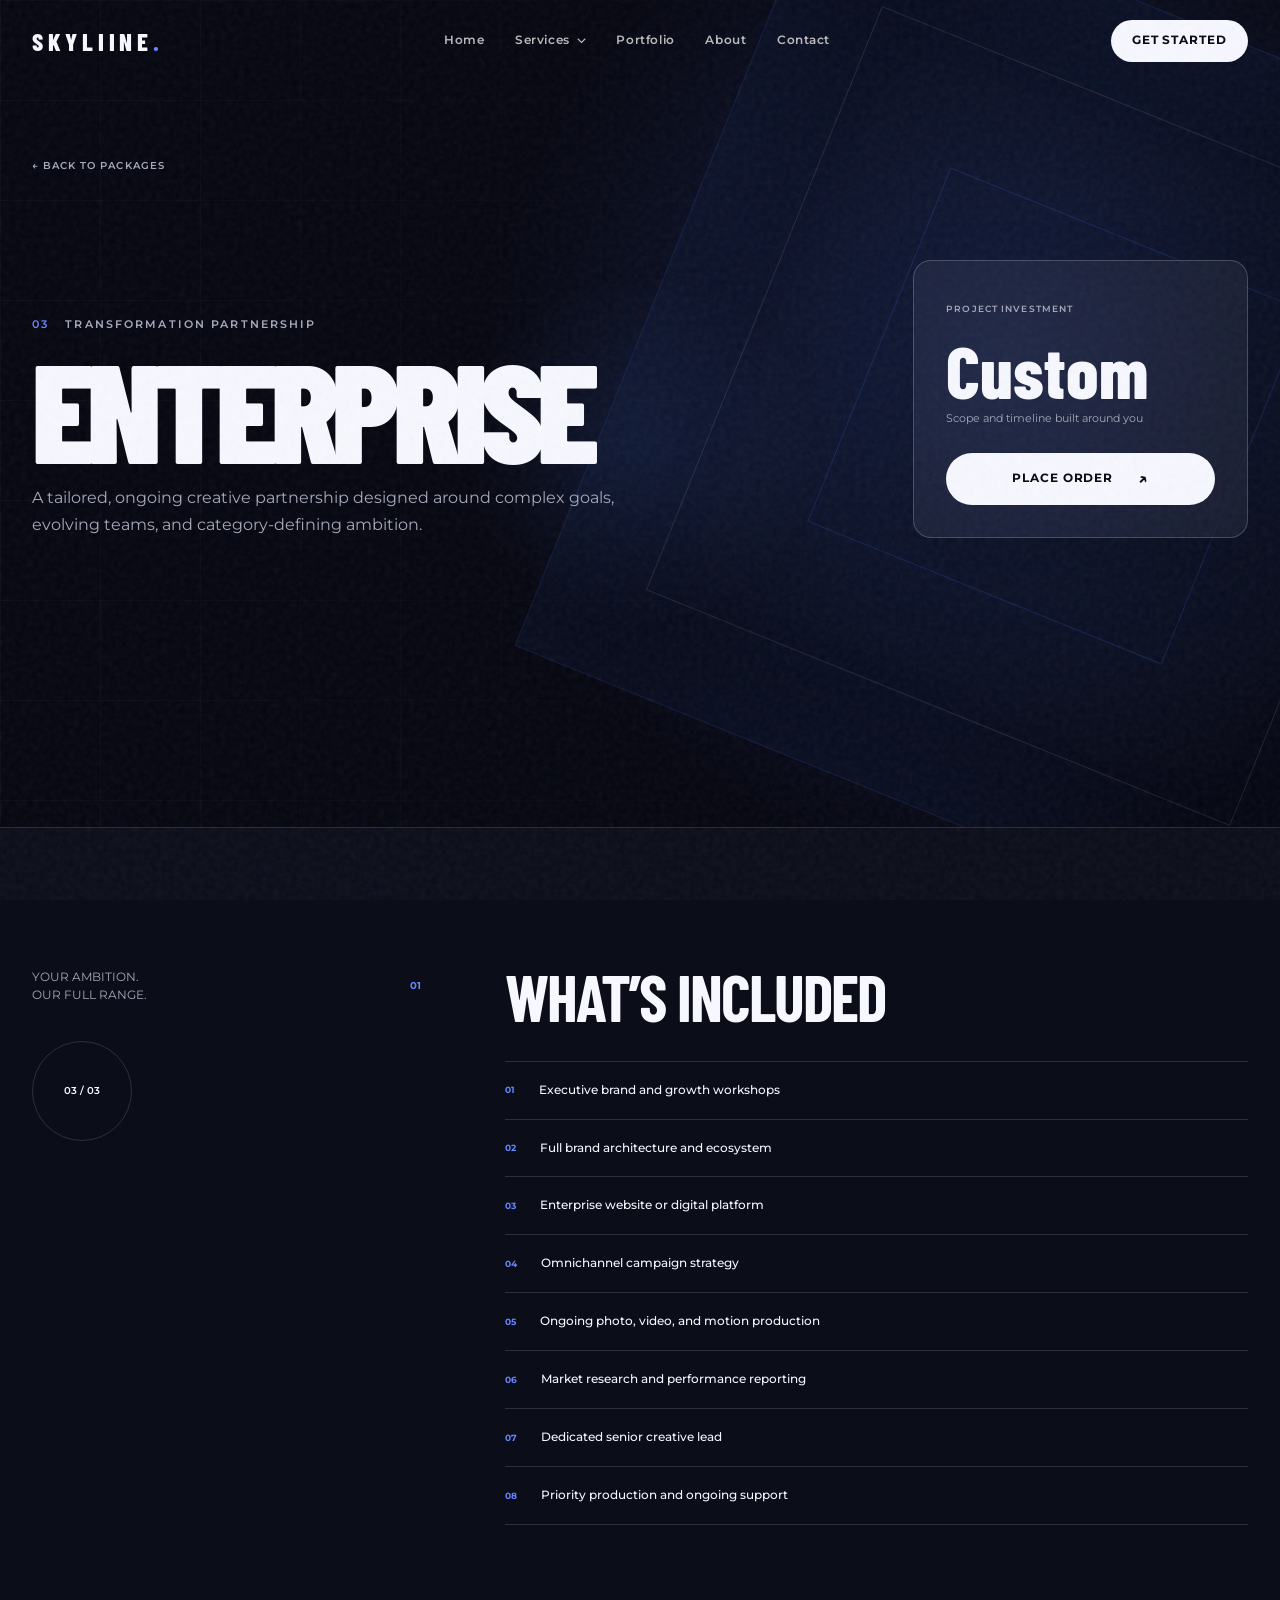
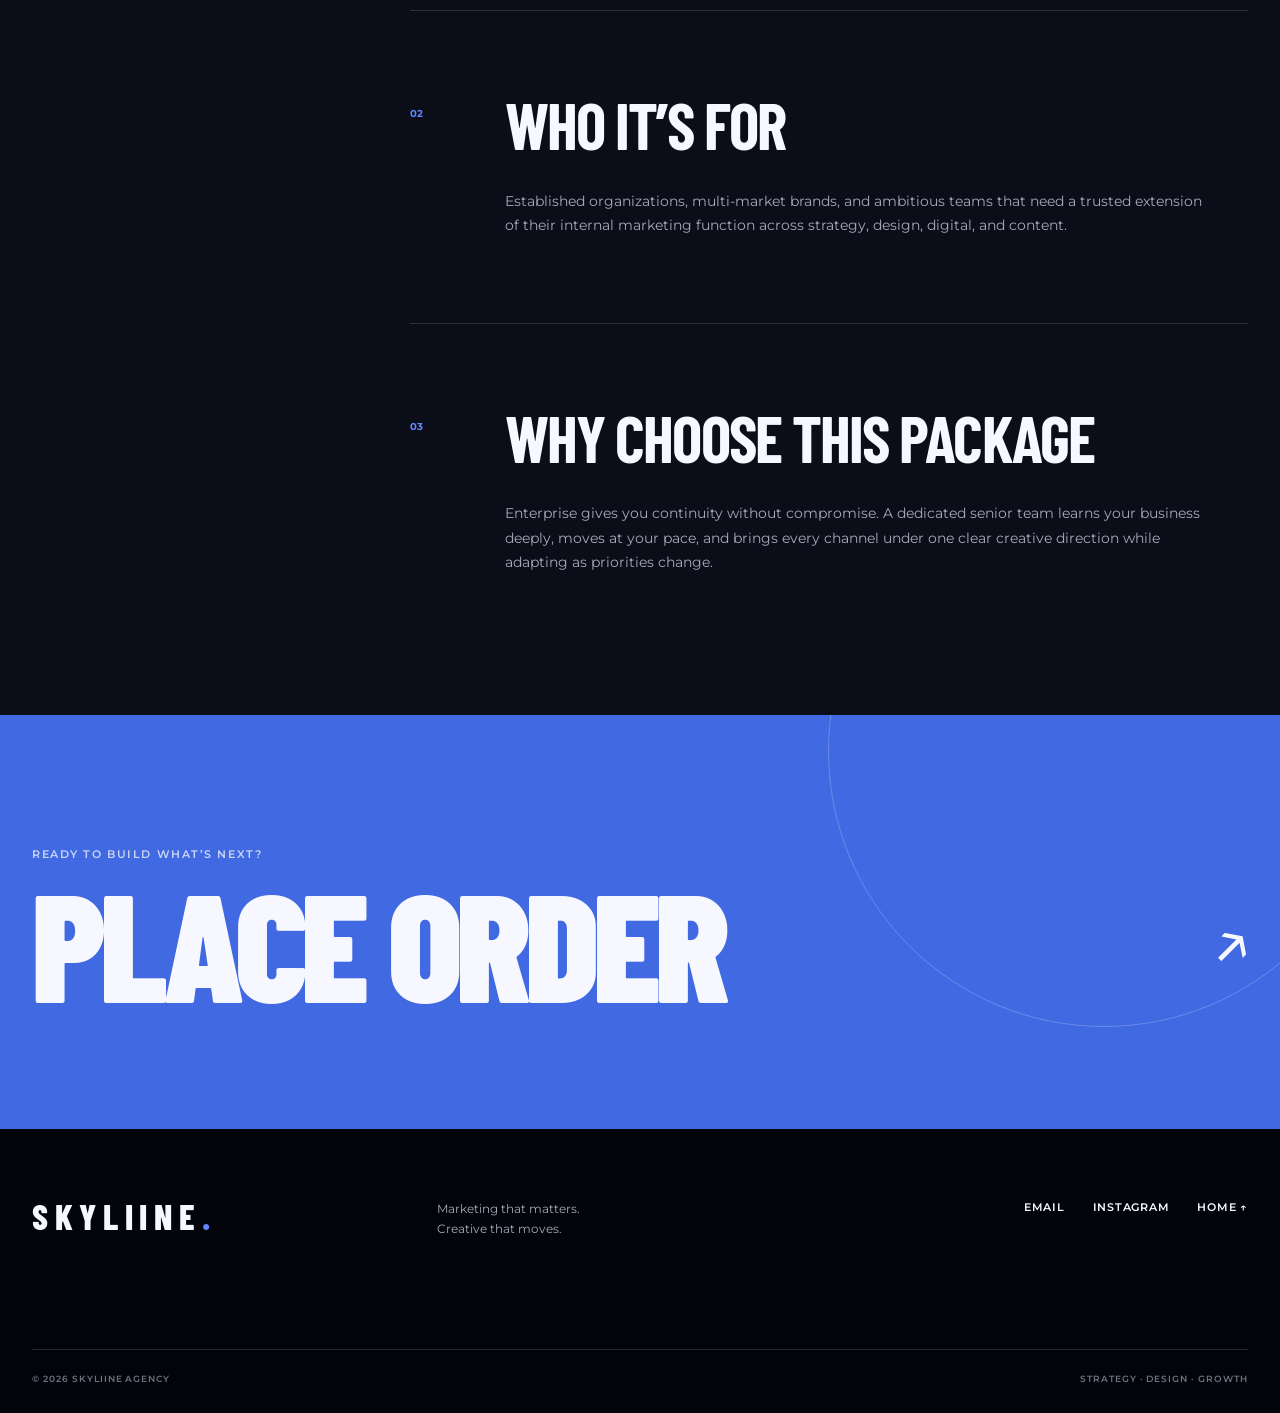
<file: SKYLIINE_WEBSITE_FINAL_DESIGN/package3.html>
<!DOCTYPE html>
<html lang="en">
<head>
  <meta charset="UTF-8">
  <meta name="viewport" content="width=device-width, initial-scale=1.0">
  <meta name="description" content="Skyliine Enterprise package: a tailored creative partnership for ambitious established brands.">
  <meta name="theme-color" content="#050610">
  <title>Enterprise Package | Skyliine</title>
  <link rel="preconnect" href="https://fonts.googleapis.com">
  <link rel="preconnect" href="https://fonts.gstatic.com" crossorigin>
  <link href="https://fonts.googleapis.com/css2?family=Barlow+Condensed:wght@500;600;700;800;900&family=Montserrat:wght@400;500;600;700&display=swap" rel="stylesheet">
  <link rel="icon" href="assets/skyliine-mark.png" type="image/png">
  <link rel="stylesheet" href="style.css">
  <script src="script.js" defer></script>
</head>
<body class="package-page">
  <div class="cursor-glow" aria-hidden="true"></div>
  <a class="skip-link" href="#main-content">Skip to content</a>
  <header class="site-header" data-header>
    <nav class="navbar container" aria-label="Primary navigation">
      <a class="wordmark" href="index.html">SKYLIINE<span class="wordmark-dot">.</span></a>
      <button class="menu-toggle" type="button" aria-expanded="false" aria-controls="primary-menu" aria-label="Open navigation" data-menu-toggle><span></span><span></span></button>
      <div class="nav-menu" id="primary-menu" data-nav-menu>
        <div class="nav-links">
          <a href="index.html#home">Home</a>
          <div class="dropdown" data-dropdown><button class="dropdown-toggle" type="button" aria-expanded="false">Services <svg viewBox="0 0 12 8" aria-hidden="true"><path d="m1 1 5 5 5-5"/></svg></button><div class="dropdown-menu"><a href="index.html#services"><span>01</span>Brand Strategy</a><a href="index.html#services"><span>02</span>Digital Marketing</a><a href="index.html#services"><span>03</span>Content Production</a></div></div>
          <a href="index.html#portfolio">Portfolio</a><a href="index.html#about">About</a><a href="index.html#contact">Contact</a>
        </div>
        <a class="button button-light nav-cta" href="index.html#pricing">Get Started</a>
      </div>
    </nav>
  </header>

  <main id="main-content">
    <section class="package-hero enterprise-hero">
      <div class="package-glow" aria-hidden="true"></div>
      <div class="container">
        <a class="back-link reveal" href="index.html#pricing">← Back to packages</a>
        <div class="package-hero-grid">
          <div>
            <div class="section-kicker reveal"><span>03</span> Transformation partnership</div>
            <h1 class="reveal">ENTERPRISE</h1>
            <p class="package-lead reveal">A tailored, ongoing creative partnership designed around complex goals, evolving teams, and category-defining ambition.</p>
          </div>
          <div class="package-price-card reveal">
            <span>Project investment</span>
            <strong>Custom</strong>
            <p>Scope and timeline built around you</p>
            <a class="button button-light" href="mailto:hello@skyliine.agency?subject=Enterprise%20Package%20Enquiry">Place Order <span>↗</span></a>
          </div>
        </div>
      </div>
    </section>

    <section class="package-content">
      <div class="container package-content-grid">
        <aside class="package-aside reveal"><span>Your ambition.<br>Our full range.</span><div class="package-marker">03 / 03</div></aside>
        <div class="package-details">
          <article class="detail-block reveal">
            <div class="detail-number">01</div>
            <div>
              <h2>What’s Included</h2>
              <ul class="included-list">
                <li><span>01</span>Executive brand and growth workshops</li>
                <li><span>02</span>Full brand architecture and ecosystem</li>
                <li><span>03</span>Enterprise website or digital platform</li>
                <li><span>04</span>Omnichannel campaign strategy</li>
                <li><span>05</span>Ongoing photo, video, and motion production</li>
                <li><span>06</span>Market research and performance reporting</li>
                <li><span>07</span>Dedicated senior creative lead</li>
                <li><span>08</span>Priority production and ongoing support</li>
              </ul>
            </div>
          </article>
          <article class="detail-block reveal"><div class="detail-number">02</div><div><h2>Who It’s For</h2><p>Established organizations, multi-market brands, and ambitious teams that need a trusted extension of their internal marketing function across strategy, design, digital, and content.</p></div></article>
          <article class="detail-block reveal"><div class="detail-number">03</div><div><h2>Why Choose This Package</h2><p>Enterprise gives you continuity without compromise. A dedicated senior team learns your business deeply, moves at your pace, and brings every channel under one clear creative direction while adapting as priorities change.</p></div></article>
        </div>
      </div>
    </section>

    <section class="package-cta"><div class="container"><p class="reveal">Ready to build what’s next?</p><a class="order-link reveal" href="mailto:hello@skyliine.agency?subject=Enterprise%20Package%20Enquiry">PLACE ORDER <span>↗</span></a></div></section>
  </main>
  <footer class="site-footer">
    <div class="container footer-top"><a class="wordmark footer-wordmark" href="index.html">SKYLIINE<span class="wordmark-dot">.</span></a><p>Marketing that matters.<br>Creative that moves.</p><div class="footer-links"><a href="mailto:hello@skyliine.agency">Email</a><a href="https://instagram.com/" target="_blank" rel="noopener noreferrer">Instagram</a><a href="index.html">Home ↑</a></div></div>
    <div class="container footer-bottom"><span>© <span data-year></span> Skyliine Agency</span><span>Strategy · Design · Growth</span></div>
  </footer>
</body>
</html>
</file>
<file: SKYLIINE_WEBSITE_FINAL_DESIGN/style.css>
:root {
  --ink: #050610;
  --ink-soft: #0e1120;
  --navy: #101329;
  --panel: #15182c;
  --blue: #4169e1;
  --blue-bright: #6385ff;
  --white: #f7f8ff;
  --muted: #a6a9bb;
  --line: rgba(255, 255, 255, 0.14);
  --line-dark: rgba(5, 6, 16, 0.14);
  --font-title: "Barlow Condensed", Impact, sans-serif;
  --font-body: "Montserrat", Arial, sans-serif;
  --container: min(1240px, calc(100% - 64px));
  --ease: cubic-bezier(.22, 1, .36, 1);
}

* {
  box-sizing: border-box;
}

html {
  scroll-behavior: smooth;
  scroll-padding-top: 92px;
  overflow-x: hidden;
}

body {
  margin: 0;
  min-width: 320px;
  overflow-x: hidden;
  color: var(--white);
  background:
    radial-gradient(circle at 90% 15%, rgba(65, 105, 225, .14), transparent 28rem),
    linear-gradient(145deg, #000 0%, var(--ink-soft) 45%, #1b1d32 100%);
  font-family: var(--font-body);
  font-size: 16px;
  line-height: 1.7;
  -webkit-font-smoothing: antialiased;
}

body::before {
  content: "";
  position: fixed;
  inset: 0;
  z-index: 9999;
  pointer-events: none;
  opacity: .075;
  background-image: url("data:image/svg+xml,%3Csvg viewBox='0 0 180 180' xmlns='http://www.w3.org/2000/svg'%3E%3Cfilter id='n'%3E%3CfeTurbulence type='fractalNoise' baseFrequency='.85' numOctaves='3' stitchTiles='stitch'/%3E%3C/filter%3E%3Crect width='100%25' height='100%25' filter='url(%23n)' opacity='.8'/%3E%3C/svg%3E");
}

::selection {
  color: var(--white);
  background: var(--blue);
}

a {
  color: inherit;
}

button,
a {
  -webkit-tap-highlight-color: transparent;
}

button {
  font: inherit;
}

img {
  display: block;
  max-width: 100%;
}

p,
h1,
h2,
h3 {
  margin-top: 0;
}

.container {
  width: var(--container);
  margin-inline: auto;
}

.skip-link {
  position: fixed;
  top: 10px;
  left: 10px;
  z-index: 10000;
  padding: 10px 16px;
  color: var(--ink);
  background: var(--white);
  border-radius: 4px;
  transform: translateY(-150%);
}

.skip-link:focus {
  transform: translateY(0);
}

.cursor-glow {
  position: fixed;
  top: 0;
  left: 0;
  z-index: 0;
  width: 360px;
  height: 360px;
  pointer-events: none;
  border-radius: 50%;
  opacity: .18;
  background: radial-gradient(circle, rgba(65, 105, 225, .55), transparent 68%);
  transform: translate(-50%, -50%);
  transition: opacity .3s ease;
  mix-blend-mode: screen;
}

.section {
  position: relative;
  padding: 150px 0;
}

.section-title {
  margin-bottom: 0;
  font: 800 clamp(4rem, 7.3vw, 7rem)/.86 var(--font-title);
  letter-spacing: -.035em;
  text-transform: uppercase;
}

.section-title em {
  color: var(--blue-bright);
  font-style: normal;
}

.section-kicker {
  display: flex;
  gap: 16px;
  align-items: center;
  margin-bottom: 38px;
  color: var(--muted);
  font-size: .7rem;
  font-weight: 600;
  letter-spacing: .19em;
  line-height: 1.3;
  text-transform: uppercase;
}

.section-kicker span {
  color: var(--blue-bright);
}

.section-kicker.centered {
  justify-content: center;
}

.section-heading {
  display: flex;
  align-items: end;
  justify-content: space-between;
  gap: 64px;
  margin-bottom: 85px;
}

.heading-note {
  max-width: 350px;
  margin: 0 0 8px;
  color: var(--muted);
  font-size: .9rem;
}

.button {
  display: inline-flex;
  min-height: 52px;
  padding: 0 23px;
  align-items: center;
  justify-content: center;
  gap: 25px;
  border: 1px solid transparent;
  border-radius: 999px;
  font-size: .73rem;
  font-weight: 700;
  letter-spacing: .08em;
  line-height: 1;
  text-decoration: none;
  text-transform: uppercase;
  transition: color .35s var(--ease), background .35s var(--ease), border-color .35s var(--ease), transform .35s var(--ease), box-shadow .35s var(--ease);
}

.button span {
  font-size: 1rem;
}

.button:hover {
  transform: translateY(-3px);
}

.button-light {
  color: var(--ink);
  background: var(--white);
}

.button-light:hover {
  color: var(--white);
  background: var(--blue);
  box-shadow: 0 14px 34px rgba(65, 105, 225, .3);
}

.button-dark {
  color: var(--white);
  background: var(--ink);
}

.button-dark:hover {
  background: var(--blue);
}

.button-outline {
  color: var(--white);
  border-color: rgba(255, 255, 255, .5);
  background: rgba(5, 6, 16, .18);
  backdrop-filter: blur(8px);
}

.button-outline:hover {
  color: var(--ink);
  border-color: var(--white);
  background: var(--white);
}

.button-large {
  min-height: 64px;
  padding-inline: 32px;
  font-size: .78rem;
}

.text-link {
  display: inline-flex;
  padding-bottom: 8px;
  align-items: center;
  gap: 28px;
  border-bottom: 1px solid rgba(255, 255, 255, .35);
  font-size: .75rem;
  font-weight: 600;
  letter-spacing: .06em;
  text-decoration: none;
  text-transform: uppercase;
  transition: color .3s ease, border-color .3s ease;
}

.text-link span {
  font-size: 1rem;
  transition: transform .3s var(--ease);
}

.text-link:hover {
  color: var(--blue-bright);
  border-color: var(--blue-bright);
}

.text-link:hover span {
  transform: translate(3px, -3px);
}

/* Navigation */
.site-header {
  position: fixed;
  top: 0;
  left: 0;
  z-index: 1000;
  width: 100%;
  border-bottom: 1px solid transparent;
  transition: background .35s ease, border-color .35s ease, box-shadow .35s ease;
}

.site-header.scrolled {
  border-color: var(--line);
  background: rgba(5, 6, 16, .76);
  box-shadow: 0 10px 45px rgba(0, 0, 0, .18);
  backdrop-filter: blur(18px) saturate(130%);
}

.navbar {
  display: flex;
  min-height: 82px;
  align-items: center;
  justify-content: space-between;
}

.wordmark {
  position: relative;
  z-index: 2;
  color: var(--white);
  font: 800 1.55rem/1 var(--font-title);
  letter-spacing: .19em;
  text-decoration: none;
}

.wordmark-dot {
  color: var(--blue-bright);
}

.nav-menu {
  display: flex;
  flex: 1;
  align-items: center;
  justify-content: flex-end;
}

.nav-links {
  display: flex;
  margin: 0 auto;
  align-items: center;
  gap: clamp(22px, 2.4vw, 40px);
}

.nav-links > a,
.dropdown-toggle {
  position: relative;
  padding: 29px 0;
  color: rgba(255, 255, 255, .72);
  border: 0;
  background: none;
  font-size: .72rem;
  font-weight: 600;
  letter-spacing: .05em;
  line-height: 1;
  text-decoration: none;
  cursor: pointer;
  transition: color .25s ease;
}

.nav-links > a::after,
.dropdown-toggle::after {
  content: "";
  position: absolute;
  right: 0;
  bottom: 20px;
  left: 0;
  height: 1px;
  background: var(--blue-bright);
  transform: scaleX(0);
  transform-origin: right;
  transition: transform .3s var(--ease);
}

.nav-links > a:hover,
.nav-links > a.active,
.dropdown-toggle:hover {
  color: var(--white);
}

.nav-links > a:hover::after,
.nav-links > a.active::after,
.dropdown-toggle:hover::after {
  transform: scaleX(1);
  transform-origin: left;
}

.dropdown {
  position: relative;
}

.dropdown-toggle {
  display: flex;
  align-items: center;
  gap: 7px;
}

.dropdown-toggle svg {
  width: 9px;
  fill: none;
  stroke: currentColor;
  stroke-width: 1.5;
  transition: transform .25s ease;
}

.dropdown-menu {
  position: absolute;
  top: calc(100% - 9px);
  left: 50%;
  display: grid;
  width: 245px;
  padding: 10px;
  border: 1px solid var(--line);
  border-radius: 12px;
  opacity: 0;
  visibility: hidden;
  background: rgba(8, 10, 22, .96);
  box-shadow: 0 24px 60px rgba(0, 0, 0, .4);
  transform: translate(-50%, 10px);
  transition: opacity .25s ease, visibility .25s ease, transform .25s var(--ease);
  backdrop-filter: blur(18px);
}

.dropdown:hover .dropdown-menu,
.dropdown:focus-within .dropdown-menu,
.dropdown.open .dropdown-menu {
  opacity: 1;
  visibility: visible;
  transform: translate(-50%, 0);
}

.dropdown.open .dropdown-toggle svg {
  transform: rotate(180deg);
}

.dropdown-menu a {
  display: flex;
  padding: 13px 12px;
  gap: 12px;
  align-items: center;
  color: var(--white);
  border-radius: 7px;
  font-size: .76rem;
  text-decoration: none;
  transition: background .25s ease, padding-left .25s ease;
}

.dropdown-menu a span {
  color: var(--blue-bright);
  font: 600 .68rem var(--font-body);
}

.dropdown-menu a:hover {
  padding-left: 16px;
  background: rgba(65, 105, 225, .14);
}

.nav-cta {
  min-height: 42px;
  padding-inline: 20px;
}

.menu-toggle {
  position: relative;
  z-index: 2;
  display: none;
  width: 44px;
  height: 44px;
  padding: 0;
  border: 0;
  border-radius: 50%;
  background: rgba(255, 255, 255, .08);
  cursor: pointer;
}

.menu-toggle span {
  position: absolute;
  left: 12px;
  width: 20px;
  height: 1px;
  background: var(--white);
  transition: transform .3s ease, top .3s ease;
}

.menu-toggle span:first-child {
  top: 18px;
}

.menu-toggle span:last-child {
  top: 25px;
}

.menu-toggle.open span:first-child {
  top: 22px;
  transform: rotate(45deg);
}

.menu-toggle.open span:last-child {
  top: 22px;
  transform: rotate(-45deg);
}

/* Hero */
.hero {
  position: relative;
  display: flex;
  min-height: 100svh;
  isolation: isolate;
  align-items: center;
  overflow: hidden;
}

.hero-media {
  position: absolute;
  z-index: -5;
  inset: 0;
  background: url("assets/hero-office.png") center 48% / cover no-repeat;
  transform: scale(1.03);
  animation: heroDrift 14s ease-in-out infinite alternate;
}

.hero::before {
  content: "";
  position: absolute;
  z-index: -4;
  inset: 0;
  background:
    linear-gradient(90deg, rgba(0, 0, 0, .96) 0%, rgba(4, 6, 16, .85) 43%, rgba(5, 7, 16, .35) 74%, rgba(5, 6, 16, .55) 100%),
    linear-gradient(0deg, var(--ink) 0%, transparent 30%, rgba(5, 6, 16, .22) 100%);
}

.hero::after {
  content: "";
  position: absolute;
  z-index: -3;
  inset: 0;
  background: radial-gradient(circle at 73% 38%, transparent 0, rgba(65, 105, 225, .06) 30%, transparent 55%);
}

.hero-grid,
.cta-grid {
  position: absolute;
  z-index: -2;
  inset: 0;
  opacity: .16;
  background-image:
    linear-gradient(rgba(255, 255, 255, .16) 1px, transparent 1px),
    linear-gradient(90deg, rgba(255, 255, 255, .16) 1px, transparent 1px);
  background-size: 90px 90px;
  mask-image: linear-gradient(90deg, #000, transparent 80%);
}

.hero-orbit {
  position: absolute;
  z-index: -1;
  border: 1px solid rgba(255, 255, 255, .12);
  border-radius: 50%;
  pointer-events: none;
}

.orbit-one {
  top: 14%;
  right: -13vw;
  width: 48vw;
  aspect-ratio: 1;
  animation: orbit 20s linear infinite;
}

.orbit-two {
  top: 25%;
  right: -4vw;
  width: 30vw;
  aspect-ratio: 1;
  border-color: rgba(65, 105, 225, .35);
  animation: orbit 14s linear reverse infinite;
}

.orbit-one::after,
.orbit-two::after {
  content: "";
  position: absolute;
  top: 50%;
  left: -4px;
  width: 8px;
  height: 8px;
  border-radius: 50%;
  background: var(--blue-bright);
  box-shadow: 0 0 18px var(--blue);
}

.hero-content {
  padding-top: 92px;
}

.hero-eyebrow {
  margin-bottom: 28px;
  color: rgba(255, 255, 255, .68);
}

.eyebrow-line {
  width: 36px;
  height: 1px;
  background: var(--blue-bright);
}

.display-title {
  max-width: 1000px;
  margin-bottom: 30px;
  font: 900 clamp(4.7rem, 9.5vw, 9.2rem)/.77 var(--font-title);
  letter-spacing: -.047em;
  text-transform: uppercase;
  text-wrap: balance;
}

.title-outline {
  color: transparent;
  -webkit-text-stroke: 1px rgba(255, 255, 255, .72);
}

.hero-bottom {
  display: flex;
  max-width: 870px;
  align-items: end;
  justify-content: space-between;
  gap: 42px;
}

.hero-bottom p {
  max-width: 420px;
  margin: 0;
  color: rgba(255, 255, 255, .67);
  font-size: .95rem;
}

.button-row {
  display: flex;
  flex-shrink: 0;
  gap: 10px;
}

.hero-index {
  position: absolute;
  right: 24px;
  bottom: 20%;
  display: flex;
  gap: 30px;
  color: rgba(255, 255, 255, .45);
  font-size: .62rem;
  font-weight: 600;
  letter-spacing: .15em;
  text-transform: uppercase;
  transform: rotate(90deg) translateX(100%);
  transform-origin: right bottom;
}

.scroll-cue {
  position: absolute;
  right: 50%;
  bottom: 27px;
  display: flex;
  align-items: center;
  gap: 14px;
  color: rgba(255, 255, 255, .6);
  font-size: .6rem;
  font-weight: 600;
  letter-spacing: .14em;
  text-decoration: none;
  text-transform: uppercase;
  transform: translateX(50%);
}

.scroll-cue i {
  position: relative;
  display: block;
  width: 40px;
  height: 1px;
  overflow: hidden;
  background: rgba(255, 255, 255, .25);
}

.scroll-cue i::after {
  content: "";
  position: absolute;
  inset: 0;
  background: var(--white);
  animation: scrollLine 2s ease infinite;
}

/* Marquee */
.marquee {
  padding: 19px 0;
  overflow: hidden;
  color: var(--ink);
  background: var(--blue);
  transform: rotate(-1deg) scale(1.015);
}

.marquee-track {
  display: flex;
  width: max-content;
  align-items: center;
  animation: marquee 28s linear infinite;
}

.marquee span {
  padding: 0 28px;
  font: 800 1rem var(--font-title);
  letter-spacing: .08em;
  text-transform: uppercase;
}

.marquee b {
  font-size: .7rem;
}

/* About */
.about-section {
  background:
    radial-gradient(circle at 15% 70%, rgba(65, 105, 225, .13), transparent 26rem),
    linear-gradient(180deg, var(--ink) 0%, #0b0d19 100%);
}

.about-layout {
  display: grid;
  grid-template-columns: minmax(0, .94fr) minmax(380px, .78fr);
  gap: clamp(70px, 9vw, 145px);
  align-items: center;
}

.about-copy .section-title {
  max-width: 700px;
  margin-bottom: 50px;
}

.body-copy {
  max-width: 600px;
  margin: 0 0 40px 16%;
  color: var(--muted);
  font-size: .93rem;
}

.body-copy p:last-child {
  margin-bottom: 0;
}

.about-copy .text-link {
  margin-left: 16%;
}

.about-visual {
  position: relative;
  padding: 0 0 44px 36px;
}

.image-panel {
  overflow: hidden;
  background: var(--panel);
}

.image-panel-main {
  aspect-ratio: 4 / 5;
  clip-path: polygon(0 0, 100% 0, 100% 89%, 87% 100%, 0 100%);
}

.image-panel img {
  width: 100%;
  height: 100%;
  object-fit: cover;
  filter: contrast(1.05) saturate(.65);
  transition: transform 1s var(--ease), filter .6s ease;
}

.about-visual:hover .image-panel img {
  filter: contrast(1.05) saturate(1);
  transform: scale(1.035);
}

.floating-mark {
  position: absolute;
  bottom: 3px;
  left: 0;
  display: grid;
  width: 125px;
  aspect-ratio: 1;
  place-items: center;
  overflow: hidden;
  border: 1px solid rgba(255, 255, 255, .16);
  border-radius: 50%;
  background: #070b38;
  box-shadow: 0 18px 50px rgba(0, 0, 0, .3);
  animation: float 5s ease-in-out infinite;
}

.floating-mark img {
  width: 100%;
  height: 100%;
  object-fit: cover;
}

.visual-caption {
  display: flex;
  padding-top: 15px;
  justify-content: space-between;
  color: var(--muted);
  font-size: .59rem;
  font-weight: 600;
  letter-spacing: .12em;
  text-transform: uppercase;
}

/* Services */
.services-section {
  background:
    linear-gradient(rgba(255, 255, 255, .02), rgba(255, 255, 255, 0)),
    #0b0d19;
}

.service-list {
  border-top: 1px solid var(--line);
}

.service-item {
  position: relative;
  display: grid;
  grid-template-columns: 70px 1.3fr .7fr 35px;
  min-height: 175px;
  padding: 40px 8px;
  gap: 40px;
  align-items: start;
  border-bottom: 1px solid var(--line);
  transition: background .4s ease, padding .4s var(--ease);
}

.service-item::before {
  content: "";
  position: absolute;
  z-index: -1;
  inset: 0;
  opacity: 0;
  background: linear-gradient(90deg, rgba(65, 105, 225, .16), transparent 75%);
  transition: opacity .4s ease;
}

.service-item:hover {
  padding-inline: 22px;
}

.service-item:hover::before {
  opacity: 1;
}

.service-number {
  color: var(--blue-bright);
  font-size: .65rem;
  font-weight: 700;
}

.service-item h3 {
  margin: -8px 0 13px;
  font: 700 clamp(2.4rem, 4vw, 4rem)/1 var(--font-title);
  letter-spacing: -.025em;
  text-transform: uppercase;
}

.service-item p {
  max-width: 590px;
  margin: 0;
  color: var(--muted);
  font-size: .82rem;
}

.service-tags {
  display: flex;
  flex-wrap: wrap;
  gap: 7px;
}

.service-tags span {
  padding: 6px 11px;
  color: rgba(255, 255, 255, .6);
  border: 1px solid var(--line);
  border-radius: 999px;
  font-size: .55rem;
  font-weight: 600;
  letter-spacing: .08em;
  text-transform: uppercase;
}

.service-arrow {
  font-size: 1.2rem;
  transition: color .3s ease, transform .3s var(--ease);
}

.service-item:hover .service-arrow {
  color: var(--blue-bright);
  transform: translate(4px, -4px);
}

/* Portfolio */
.portfolio-section {
  overflow: hidden;
  background: #eeeff3;
  color: var(--ink);
}

.portfolio-section .section-kicker,
.work-meta p {
  color: #646777;
}

.portfolio-section .text-link {
  border-color: rgba(5, 6, 16, .25);
}

.work-grid {
  display: grid;
  grid-template-columns: repeat(2, minmax(0, 1fr));
  gap: 80px 24px;
}

.work-card-wide {
  grid-column: 1 / -1;
}

.work-art {
  position: relative;
  display: flex;
  min-height: 500px;
  padding: clamp(30px, 5vw, 75px);
  overflow: hidden;
  isolation: isolate;
  transition: transform .6s var(--ease);
}

.work-card-wide .work-art {
  min-height: 650px;
}

.work-card:hover .work-art {
  transform: translateY(-8px);
}

.work-meta {
  display: flex;
  padding-top: 21px;
  align-items: start;
  justify-content: space-between;
  border-top: 1px solid rgba(5, 6, 16, .22);
}

.work-meta h3 {
  margin-bottom: 4px;
  font: 700 1.18rem var(--font-title);
  letter-spacing: .025em;
  text-transform: uppercase;
}

.work-meta p,
.work-meta > span {
  margin: 0;
  font-size: .61rem;
  font-weight: 600;
  letter-spacing: .08em;
  text-transform: uppercase;
}

.art-one {
  align-items: end;
  color: var(--white);
  background:
    radial-gradient(circle at 70% 40%, rgba(86, 125, 255, .45), transparent 20%),
    linear-gradient(130deg, #050617, #0b155c 48%, #294fd0);
}

.art-one::after {
  content: "";
  position: absolute;
  z-index: -2;
  inset: 0;
  opacity: .18;
  background-image:
    linear-gradient(rgba(255, 255, 255, .4) 1px, transparent 1px),
    linear-gradient(90deg, rgba(255, 255, 255, .4) 1px, transparent 1px);
  background-size: 70px 70px;
}

.art-one p {
  position: relative;
  z-index: 2;
  margin: 0;
  font: 800 clamp(4rem, 8vw, 8rem)/.79 var(--font-title);
  letter-spacing: -.04em;
  text-transform: uppercase;
}

.project-monogram {
  position: absolute;
  top: 35px;
  left: 40px;
  font: 600 .72rem var(--font-body);
  letter-spacing: .18em;
}

.art-sphere {
  position: absolute;
  z-index: -1;
  top: 6%;
  right: 7%;
  width: min(44vw, 500px);
  aspect-ratio: 1;
  border: 1px solid rgba(255, 255, 255, .35);
  border-radius: 50%;
  background:
    repeating-radial-gradient(circle at 36% 34%, transparent 0 8px, rgba(255, 255, 255, .12) 9px 10px),
    radial-gradient(circle at 35% 30%, #809aff, #243eaf 48%, #070928 75%);
  box-shadow: -40px 45px 90px rgba(0, 0, 0, .45);
  animation: sphere 9s ease-in-out infinite;
}

.art-two {
  min-height: 570px;
  align-items: center;
  justify-content: center;
  color: var(--white);
  background: #101335;
}

.art-two::before,
.art-two::after {
  content: "";
  position: absolute;
  width: 70%;
  height: 1px;
  background: rgba(255, 255, 255, .22);
  transform: rotate(52deg);
}

.art-two::after {
  transform: rotate(-52deg);
}

.art-type {
  position: relative;
  z-index: 2;
  text-align: center;
  font: 800 clamp(3.3rem, 6vw, 6.4rem)/.72 var(--font-title);
  letter-spacing: -.04em;
}

.art-type span {
  color: transparent;
  -webkit-text-stroke: 1px rgba(255, 255, 255, .75);
}

.art-two i {
  position: absolute;
  width: 210px;
  aspect-ratio: 1;
  border: 35px solid var(--blue);
  transform: rotate(45deg);
  animation: spin 18s linear infinite;
}

.art-three {
  min-height: 570px;
  align-items: end;
  justify-content: space-between;
  color: #0b0e19;
  background:
    radial-gradient(circle at 30% 25%, rgba(255, 255, 255, .7), transparent 20%),
    linear-gradient(145deg, #c6e2db, #9dbdb6 55%, #6b8d86);
}

.art-three::before {
  content: "";
  position: absolute;
  inset: 0;
  opacity: .35;
  background: repeating-linear-gradient(90deg, transparent 0 44px, rgba(5, 6, 16, .08) 45px 46px);
}

.art-three p {
  position: relative;
  z-index: 2;
  margin: 0;
  text-align: right;
  font: 800 clamp(2.7rem, 5vw, 5.2rem)/.82 var(--font-title);
  letter-spacing: -.04em;
  text-transform: uppercase;
}

.bottle {
  position: relative;
  z-index: 2;
  display: grid;
  width: 125px;
  height: 360px;
  place-items: center;
  border-radius: 35px 35px 22px 22px;
  color: #d6efe9;
  background: linear-gradient(100deg, #0e322d, #20574f 55%, #0c2723);
  box-shadow: 20px 30px 50px rgba(16, 57, 49, .34);
  transform: rotate(-7deg);
}

.bottle::before {
  content: "";
  position: absolute;
  top: -35px;
  width: 58px;
  height: 45px;
  border-radius: 6px 6px 0 0;
  background: #102d28;
}

.bottle span {
  font: 700 1.5rem var(--font-title);
  letter-spacing: .12em;
  transform: rotate(90deg);
}

/* Proof */
.proof-section {
  background:
    radial-gradient(circle at 85% 20%, rgba(65, 105, 225, .2), transparent 32rem),
    #070914;
}

.proof-layout {
  display: grid;
  grid-template-columns: minmax(0, .85fr) minmax(520px, 1fr);
  gap: clamp(70px, 10vw, 160px);
}

.proof-copy p {
  max-width: 500px;
  margin: 40px 0 0;
  color: var(--muted);
  font-size: .92rem;
}

.stats-grid {
  display: grid;
  grid-template-columns: repeat(2, 1fr);
  border-top: 1px solid var(--line);
  border-left: 1px solid var(--line);
}

.stat {
  display: flex;
  min-height: 220px;
  padding: 28px;
  flex-direction: column;
  justify-content: space-between;
  border-right: 1px solid var(--line);
  border-bottom: 1px solid var(--line);
}

.stat strong {
  font: 700 clamp(4.5rem, 7vw, 7rem)/.8 var(--font-title);
  letter-spacing: -.04em;
}

.stat span {
  color: var(--muted);
  font-size: .62rem;
  font-weight: 600;
  letter-spacing: .1em;
  text-transform: uppercase;
}

/* Pricing */
.pricing-section {
  background:
    radial-gradient(circle at 50% 10%, rgba(65, 105, 225, .12), transparent 34rem),
    linear-gradient(180deg, #0b0d19 0%, #15172a 100%);
}

.pricing-intro {
  max-width: 720px;
  margin: 0 auto 100px;
  text-align: center;
}

.offer-title {
  margin: 0;
  font: 900 clamp(4.8rem, 9vw, 9rem)/.8 var(--font-title);
  letter-spacing: -.045em;
}

.pricing-intro > p {
  max-width: 540px;
  margin: 28px auto 0;
  color: var(--muted);
  font-size: .88rem;
}

.pricing-grid {
  display: grid;
  grid-template-columns: repeat(3, minmax(0, 1fr));
  align-items: stretch;
  gap: 18px;
}

.price-card {
  position: relative;
  display: flex;
  min-height: 650px;
  padding: 34px;
  flex-direction: column;
  overflow: hidden;
  color: var(--ink);
  border: 1px solid rgba(255, 255, 255, .6);
  border-radius: 20px;
  background: #f0f1f4;
  box-shadow: 0 30px 70px rgba(0, 0, 0, .2);
  transition: transform .5s var(--ease), box-shadow .5s ease;
}

.price-card::after {
  content: "";
  position: absolute;
  right: -65px;
  bottom: -65px;
  width: 160px;
  height: 160px;
  border-radius: 50%;
  opacity: 0;
  background: var(--blue);
  filter: blur(8px);
  transition: opacity .5s ease, transform .5s var(--ease);
}

.price-card:hover {
  z-index: 2;
  box-shadow: 0 45px 90px rgba(0, 0, 0, .35);
  transform: translateY(-14px) scale(1.015);
}

.price-card:hover::after {
  opacity: .12;
  transform: scale(1.5);
}

.price-card.featured {
  min-height: 690px;
  margin-top: -20px;
  color: var(--white);
  border-color: rgba(99, 133, 255, .55);
  background:
    radial-gradient(circle at 100% 0%, rgba(65, 105, 225, .35), transparent 45%),
    #050610;
}

.popular-label {
  position: absolute;
  top: 0;
  right: 30px;
  padding: 9px 15px;
  color: var(--white);
  border-radius: 0 0 8px 8px;
  background: var(--blue);
  font-size: .56rem;
  font-weight: 700;
  letter-spacing: .12em;
  text-transform: uppercase;
}

.price-topline {
  display: flex;
  margin-bottom: 55px;
  justify-content: space-between;
  color: #737684;
  font-size: .58rem;
  font-weight: 700;
  letter-spacing: .13em;
  text-transform: uppercase;
}

.featured .price-topline {
  color: #8e92a8;
}

.price-card h3 {
  margin-bottom: 15px;
  font: 700 3.2rem/1 var(--font-title);
  letter-spacing: -.02em;
  text-transform: uppercase;
}

.price {
  margin-bottom: 20px;
  font: 800 clamp(3.2rem, 5vw, 5rem)/.8 var(--font-title);
  letter-spacing: -.04em;
}

.price-note {
  min-height: 70px;
  margin-bottom: 25px;
  color: #676a78;
  font-size: .75rem;
}

.featured .price-note {
  color: var(--muted);
}

.price-card ul {
  display: grid;
  margin: 0 0 32px;
  padding: 0;
  list-style: none;
}

.price-card li {
  position: relative;
  padding: 12px 0 12px 21px;
  border-top: 1px solid var(--line-dark);
  font-size: .69rem;
  font-weight: 600;
}

.price-card li::before {
  content: "";
  position: absolute;
  top: 50%;
  left: 1px;
  width: 7px;
  height: 7px;
  border: 1px solid var(--blue);
  border-radius: 50%;
  transform: translateY(-50%);
}

.featured li {
  border-color: var(--line);
}

.price-card .button {
  position: relative;
  z-index: 1;
  width: 100%;
  margin-top: auto;
}

.custom-link {
  margin-top: 65px;
  text-align: center;
}

.custom-link a {
  display: inline-flex;
  padding-bottom: 7px;
  align-items: center;
  gap: 12px;
  border-bottom: 1px solid rgba(255, 255, 255, .26);
  font-size: .8rem;
  text-decoration: none;
  transition: color .3s ease, border-color .3s ease;
}

.custom-link a:hover {
  color: var(--blue-bright);
  border-color: var(--blue-bright);
}

/* CTA and footer */
.cta-section {
  position: relative;
  padding: 165px 0;
  overflow: hidden;
  isolation: isolate;
  background:
    radial-gradient(circle at 50% 130%, rgba(65, 105, 225, .7), transparent 42%),
    #050610;
}

.cta-grid {
  opacity: .11;
  mask-image: radial-gradient(circle at center, #000, transparent 70%);
}

.cta-content {
  text-align: center;
}

.cta-content h2 {
  margin-bottom: 32px;
  font: 900 clamp(6rem, 14vw, 13rem)/.68 var(--font-title);
  letter-spacing: -.055em;
  text-transform: uppercase;
}

.cta-content h2 span {
  color: transparent;
  -webkit-text-stroke: 1px rgba(255, 255, 255, .6);
}

.cta-content p {
  margin-bottom: 35px;
  color: var(--muted);
  font-size: .9rem;
}

.site-footer {
  padding: 70px 0 26px;
  background: #03040a;
}

.footer-top {
  display: grid;
  grid-template-columns: 1fr 1fr 1fr;
  min-height: 150px;
  align-items: start;
}

.footer-wordmark {
  font-size: 2.2rem;
}

.footer-top p {
  margin: 0;
  color: var(--muted);
  font-size: .75rem;
}

.footer-links {
  display: flex;
  justify-content: flex-end;
  gap: 28px;
}

.footer-links a {
  position: relative;
  font-size: .67rem;
  font-weight: 600;
  letter-spacing: .07em;
  text-decoration: none;
  text-transform: uppercase;
}

.footer-links a::after {
  content: "";
  position: absolute;
  right: 0;
  bottom: -5px;
  left: 0;
  height: 1px;
  background: var(--blue-bright);
  transform: scaleX(0);
  transition: transform .3s ease;
}

.footer-links a:hover::after {
  transform: scaleX(1);
}

.footer-bottom {
  display: flex;
  padding-top: 22px;
  justify-content: space-between;
  color: #6e7181;
  border-top: 1px solid var(--line);
  font-size: .55rem;
  font-weight: 600;
  letter-spacing: .11em;
  text-transform: uppercase;
}

/* Package pages */
.package-page {
  background:
    radial-gradient(circle at 78% 12%, rgba(65, 105, 225, .22), transparent 32rem),
    var(--ink);
}

.package-hero {
  position: relative;
  min-height: 92svh;
  padding: 150px 0 110px;
  overflow: hidden;
  isolation: isolate;
  border-bottom: 1px solid var(--line);
}

.package-hero::before {
  content: "";
  position: absolute;
  z-index: -2;
  inset: 0;
  opacity: .12;
  background-image:
    linear-gradient(rgba(255, 255, 255, .25) 1px, transparent 1px),
    linear-gradient(90deg, rgba(255, 255, 255, .25) 1px, transparent 1px);
  background-size: 100px 100px;
  mask-image: linear-gradient(90deg, #000, transparent 85%);
}

.package-glow {
  position: absolute;
  z-index: -1;
  top: 0;
  right: -15vw;
  width: 65vw;
  aspect-ratio: 1;
  border: 1px solid rgba(65, 105, 225, .2);
  border-radius: 50%;
  box-shadow: inset 0 0 150px rgba(65, 105, 225, .11);
}

.package-glow::before,
.package-glow::after {
  content: "";
  position: absolute;
  border: 1px solid rgba(255, 255, 255, .1);
  border-radius: inherit;
  inset: 12%;
}

.package-glow::after {
  border-color: rgba(65, 105, 225, .22);
  inset: 27%;
}

.professional-hero .package-glow {
  box-shadow: inset 0 0 220px rgba(65, 105, 225, .25);
}

.enterprise-hero .package-glow {
  border-radius: 0;
  transform: rotate(22deg);
}

.back-link {
  display: inline-block;
  margin-bottom: 85px;
  color: var(--muted);
  font-size: .65rem;
  font-weight: 600;
  letter-spacing: .1em;
  text-decoration: none;
  text-transform: uppercase;
  transition: color .25s ease;
}

.back-link:hover {
  color: var(--white);
}

.package-hero-grid {
  display: grid;
  grid-template-columns: minmax(0, 1.4fr) minmax(320px, .6fr);
  gap: 100px;
  align-items: end;
}

.package-hero .section-kicker {
  margin-bottom: 28px;
}

.package-hero h1 {
  margin-bottom: 28px;
  font: 900 clamp(6rem, 14vw, 13rem)/.68 var(--font-title);
  letter-spacing: -.055em;
}

.professional-hero h1 {
  font-size: clamp(3.5rem, 9.5vw, 8rem);
}

.enterprise-hero h1 {
  font-size: clamp(5rem, 11vw, 10rem);
}

.package-lead {
  max-width: 630px;
  margin: 0;
  color: var(--muted);
  font-size: 1rem;
}

.package-badge {
  display: inline-flex;
  margin-bottom: 24px;
  padding: 7px 12px;
  border: 1px solid rgba(99, 133, 255, .5);
  border-radius: 999px;
  color: var(--blue-bright);
  font-size: .56rem;
  font-weight: 700;
  letter-spacing: .12em;
  text-transform: uppercase;
}

.package-price-card {
  position: relative;
  padding: 32px;
  border: 1px solid rgba(255, 255, 255, .2);
  border-radius: 18px;
  background: rgba(255, 255, 255, .055);
  box-shadow: 0 30px 70px rgba(0, 0, 0, .2);
  backdrop-filter: blur(15px);
}

.package-price-card > span {
  color: var(--muted);
  font-size: .58rem;
  font-weight: 600;
  letter-spacing: .12em;
  text-transform: uppercase;
}

.package-price-card strong {
  display: block;
  margin: 20px 0 8px;
  font: 800 4.5rem/.85 var(--font-title);
}

.package-price-card p {
  margin-bottom: 25px;
  color: var(--muted);
  font-size: .7rem;
}

.package-price-card .button {
  width: 100%;
}

.package-content {
  padding: 140px 0;
  background: #0b0d19;
}

.package-content-grid {
  display: grid;
  grid-template-columns: 250px minmax(0, 1fr);
  gap: clamp(70px, 10vw, 150px);
}

.package-aside {
  position: sticky;
  top: 120px;
  align-self: start;
  color: var(--muted);
  font-size: .72rem;
  line-height: 1.6;
  text-transform: uppercase;
}

.package-marker {
  display: grid;
  width: 100px;
  height: 100px;
  margin-top: 36px;
  place-items: center;
  color: var(--white);
  border: 1px solid var(--line);
  border-radius: 50%;
  font: 600 .65rem var(--font-body);
}

.detail-block {
  display: grid;
  grid-template-columns: 60px 1fr;
  padding: 0 0 85px;
  gap: 35px;
  border-bottom: 1px solid var(--line);
}

.detail-block + .detail-block {
  padding-top: 85px;
}

.detail-block:last-child {
  padding-bottom: 0;
  border-bottom: 0;
}

.detail-number {
  padding-top: 9px;
  color: var(--blue-bright);
  font-size: .64rem;
  font-weight: 700;
}

.detail-block h2 {
  margin-bottom: 35px;
  font: 700 clamp(3.3rem, 5vw, 5rem)/.9 var(--font-title);
  letter-spacing: -.03em;
  text-transform: uppercase;
}

.detail-block p {
  max-width: 710px;
  margin: 0;
  color: var(--muted);
  font-size: .9rem;
}

.included-list {
  margin: 0;
  padding: 0;
  list-style: none;
}

.included-list li {
  display: flex;
  padding: 18px 0;
  gap: 24px;
  align-items: center;
  border-top: 1px solid var(--line);
  font-size: .77rem;
  font-weight: 500;
}

.included-list li:last-child {
  border-bottom: 1px solid var(--line);
}

.included-list span {
  color: var(--blue-bright);
  font-size: .58rem;
  font-weight: 700;
}

.package-cta {
  position: relative;
  padding: 130px 0;
  overflow: hidden;
  background: var(--blue);
}

.package-cta::after {
  content: "";
  position: absolute;
  top: -240px;
  right: -100px;
  width: 550px;
  height: 550px;
  border: 1px solid rgba(255, 255, 255, .22);
  border-radius: 50%;
}

.package-cta p {
  position: relative;
  z-index: 1;
  margin: 0 0 20px;
  color: rgba(255, 255, 255, .72);
  font-size: .7rem;
  font-weight: 600;
  letter-spacing: .14em;
  text-transform: uppercase;
}

.order-link {
  position: relative;
  z-index: 1;
  display: flex;
  align-items: center;
  justify-content: space-between;
  color: var(--white);
  font: 900 clamp(5rem, 12vw, 11rem)/.75 var(--font-title);
  letter-spacing: -.04em;
  text-decoration: none;
}

.order-link span {
  font: 400 clamp(3rem, 6vw, 6rem) var(--font-body);
  transition: transform .4s var(--ease);
}

.order-link:hover span {
  transform: translate(10px, -10px);
}

/* Reveal motion */
.js .reveal {
  opacity: 0;
  transform: translateY(32px);
  transition: opacity .8s var(--ease), transform .8s var(--ease);
}

.js .reveal.is-visible {
  opacity: 1;
  transform: translateY(0);
}

@keyframes heroDrift {
  from { transform: scale(1.03) translate3d(0, 0, 0); }
  to { transform: scale(1.08) translate3d(-1%, -1%, 0); }
}

@keyframes orbit {
  to { transform: rotate(360deg); }
}

@keyframes scrollLine {
  0% { transform: translateX(-100%); }
  50%, 100% { transform: translateX(100%); }
}

@keyframes marquee {
  to { transform: translateX(-50%); }
}

@keyframes float {
  0%, 100% { transform: translateY(0) rotate(-3deg); }
  50% { transform: translateY(-12px) rotate(2deg); }
}

@keyframes sphere {
  0%, 100% { transform: translateY(0) rotate(0); }
  50% { transform: translateY(-20px) rotate(5deg); }
}

@keyframes spin {
  to { transform: rotate(405deg); }
}

@media (max-width: 1100px) {
  :root {
    --container: min(100% - 48px, 1000px);
  }

  .nav-links {
    gap: 19px;
  }

  .hero-bottom {
    align-items: start;
    flex-direction: column;
    gap: 28px;
  }

  .about-layout {
    gap: 70px;
  }

  .body-copy,
  .about-copy .text-link {
    margin-left: 0;
  }

  .service-item {
    grid-template-columns: 50px 1fr .55fr 25px;
    gap: 25px;
  }

  .proof-layout {
    grid-template-columns: 1fr;
  }

  .proof-copy {
    max-width: 650px;
  }

  .pricing-grid {
    gap: 12px;
  }

  .price-card {
    min-height: 620px;
    padding: 26px;
  }

  .package-hero-grid {
    gap: 55px;
  }
}

@media (max-width: 860px) {
  :root {
    --container: calc(100% - 40px);
  }

  .section {
    padding: 110px 0;
  }

  .cursor-glow {
    display: none;
  }

  .menu-toggle {
    display: block;
  }

  .nav-menu {
    position: fixed;
    inset: 0;
    display: flex;
    padding: 110px 20px 35px;
    flex-direction: column;
    justify-content: space-between;
    opacity: 0;
    visibility: hidden;
    background:
      radial-gradient(circle at 90% 10%, rgba(65, 105, 225, .3), transparent 24rem),
      rgba(5, 6, 16, .98);
    transform: translateY(-12px);
    transition: opacity .3s ease, visibility .3s ease, transform .3s var(--ease);
  }

  .nav-menu.open {
    opacity: 1;
    visibility: visible;
    transform: translateY(0);
  }

  .nav-links {
    width: 100%;
    margin: 0;
    flex-direction: column;
    align-items: stretch;
    gap: 0;
  }

  .nav-links > a,
  .dropdown-toggle {
    width: 100%;
    padding: 15px 0;
    justify-content: space-between;
    border-bottom: 1px solid var(--line);
    font: 700 2.4rem/1 var(--font-title);
    letter-spacing: 0;
    text-transform: uppercase;
  }

  .nav-links > a::after,
  .dropdown-toggle::after {
    display: none;
  }

  .dropdown-menu {
    position: static;
    width: 100%;
    max-height: 0;
    padding: 0;
    overflow: hidden;
    border: 0;
    opacity: 1;
    visibility: visible;
    background: transparent;
    box-shadow: none;
    transform: none;
    transition: max-height .35s var(--ease), padding .35s ease;
  }

  .dropdown.open .dropdown-menu {
    max-height: 190px;
    padding: 8px 0;
    transform: none;
  }

  .dropdown-menu a {
    padding: 9px 4px;
  }

  .nav-cta {
    width: 100%;
  }

  body.menu-open {
    overflow: hidden;
  }

  .display-title {
    font-size: clamp(4.5rem, 14vw, 7.5rem);
  }

  .hero-index {
    display: none;
  }

  .scroll-cue {
    right: 20px;
    transform: none;
  }

  .about-layout {
    grid-template-columns: 1fr;
  }

  .about-copy {
    max-width: 670px;
  }

  .about-visual {
    max-width: 580px;
    margin-left: auto;
  }

  .section-heading {
    align-items: start;
    flex-direction: column;
    gap: 35px;
    margin-bottom: 60px;
  }

  .service-item {
    grid-template-columns: 45px 1fr 25px;
  }

  .service-tags {
    display: none;
  }

  .work-grid {
    grid-template-columns: 1fr;
  }

  .work-card-wide {
    grid-column: auto;
  }

  .work-card-wide .work-art,
  .work-art {
    min-height: 520px;
  }

  .pricing-grid {
    grid-template-columns: 1fr;
    max-width: 560px;
    margin: 0 auto;
    gap: 24px;
  }

  .price-card,
  .price-card.featured {
    min-height: 0;
    margin: 0;
  }

  .package-hero {
    min-height: auto;
  }

  .package-hero-grid {
    grid-template-columns: 1fr;
    gap: 65px;
  }

  .package-price-card {
    max-width: 460px;
  }

  .package-content-grid {
    grid-template-columns: 1fr;
  }

  .package-aside {
    position: static;
  }

  .package-marker {
    display: none;
  }

  .footer-top {
    grid-template-columns: 1fr 1fr;
    row-gap: 45px;
  }

  .footer-links {
    grid-column: 1 / -1;
    justify-content: flex-start;
  }
}

@media (max-width: 600px) {
  :root {
    --container: calc(100% - 32px);
  }

  .navbar {
    min-height: 70px;
  }

  .section {
    padding: 90px 0;
  }

  .section-title {
    font-size: clamp(3.7rem, 18vw, 5.5rem);
  }

  .section-kicker {
    margin-bottom: 28px;
  }

  .hero {
    min-height: 820px;
    max-height: 1000px;
  }

  .hero-media {
    background-position: 58% center;
  }

  .hero::before {
    background:
      linear-gradient(90deg, rgba(0, 0, 0, .93), rgba(5, 6, 16, .55)),
      linear-gradient(0deg, var(--ink) 0%, transparent 45%, rgba(5, 6, 16, .25) 100%);
  }

  .hero-content {
    padding-top: 80px;
  }

  .display-title {
    font-size: clamp(4rem, 20.5vw, 6.4rem);
    line-height: .79;
  }

  .hero-bottom p {
    font-size: .8rem;
  }

  .button-row {
    width: 100%;
    flex-direction: column;
  }

  .button-row .button {
    width: 100%;
  }

  .scroll-cue {
    display: none;
  }

  .marquee {
    padding-block: 14px;
  }

  .about-visual {
    padding: 0 0 34px 18px;
  }

  .floating-mark {
    width: 88px;
  }

  .service-item {
    grid-template-columns: 1fr 25px;
    padding-block: 32px;
    gap: 18px;
  }

  .service-number {
    grid-column: 1 / -1;
  }

  .service-item h3 {
    font-size: 2.8rem;
  }

  .work-grid {
    gap: 60px;
  }

  .work-card-wide .work-art,
  .work-art {
    min-height: 430px;
    padding: 25px;
  }

  .art-sphere {
    width: 82vw;
    right: -25%;
  }

  .art-two i {
    width: 150px;
    border-width: 24px;
  }

  .art-three {
    align-items: end;
  }

  .bottle {
    width: 85px;
    height: 260px;
  }

  .art-three p {
    font-size: 2.6rem;
  }

  .stats-grid {
    grid-template-columns: 1fr;
  }

  .stat {
    min-height: 165px;
  }

  .pricing-intro {
    margin-bottom: 65px;
  }

  .offer-title {
    font-size: 5rem;
  }

  .price-card {
    padding: 25px;
  }

  .cta-section {
    padding: 120px 0;
  }

  .cta-content h2 {
    font-size: clamp(5.2rem, 24vw, 8rem);
  }

  .footer-top {
    grid-template-columns: 1fr;
  }

  .footer-links {
    grid-column: auto;
    flex-wrap: wrap;
  }

  .footer-bottom {
    align-items: start;
    flex-direction: column;
    gap: 10px;
  }

  .package-hero {
    padding: 120px 0 80px;
  }

  .back-link {
    margin-bottom: 60px;
  }

  .package-hero h1 {
    font-size: clamp(5.3rem, 24vw, 8rem);
  }

  .professional-hero h1 {
    font-size: clamp(3.3rem, 14vw, 4.6rem);
  }

  .enterprise-hero h1 {
    font-size: clamp(4rem, 17vw, 6rem);
  }

  .package-price-card strong {
    font-size: 3.8rem;
  }

  .package-content {
    padding: 95px 0;
  }

  .package-content-grid {
    gap: 70px;
  }

  .detail-block {
    grid-template-columns: 1fr;
    gap: 12px;
    padding-bottom: 65px;
  }

  .detail-block + .detail-block {
    padding-top: 65px;
  }

  .detail-block h2 {
    font-size: 3.2rem;
  }

  .included-list li {
    align-items: flex-start;
  }

  .package-cta {
    padding: 95px 0;
  }

  .order-link {
    font-size: clamp(4.4rem, 20vw, 7rem);
  }
}

@media (prefers-reduced-motion: reduce) {
  html {
    scroll-behavior: auto;
  }

  *,
  *::before,
  *::after {
    scroll-behavior: auto !important;
    animation-duration: .01ms !important;
    animation-iteration-count: 1 !important;
    transition-duration: .01ms !important;
  }

  .js .reveal {
    opacity: 1;
    transform: none;
  }
}
</file>
